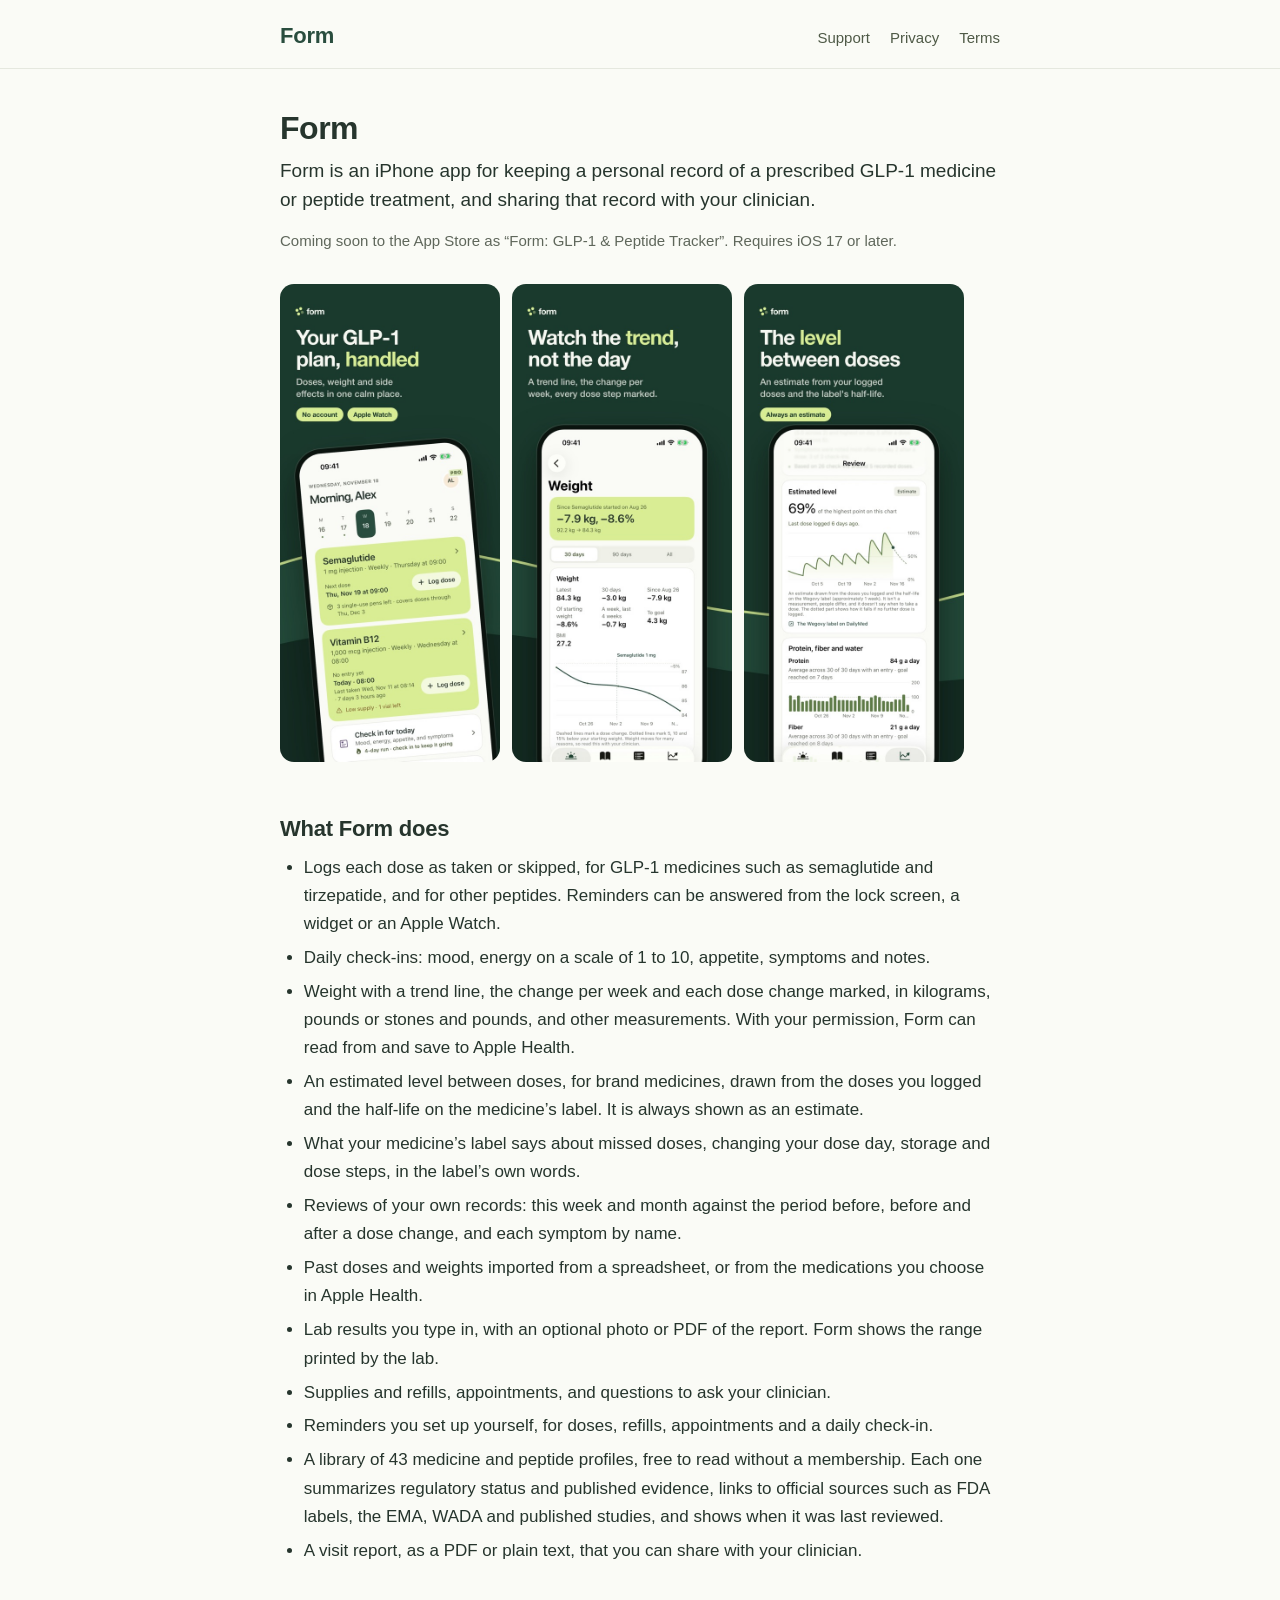
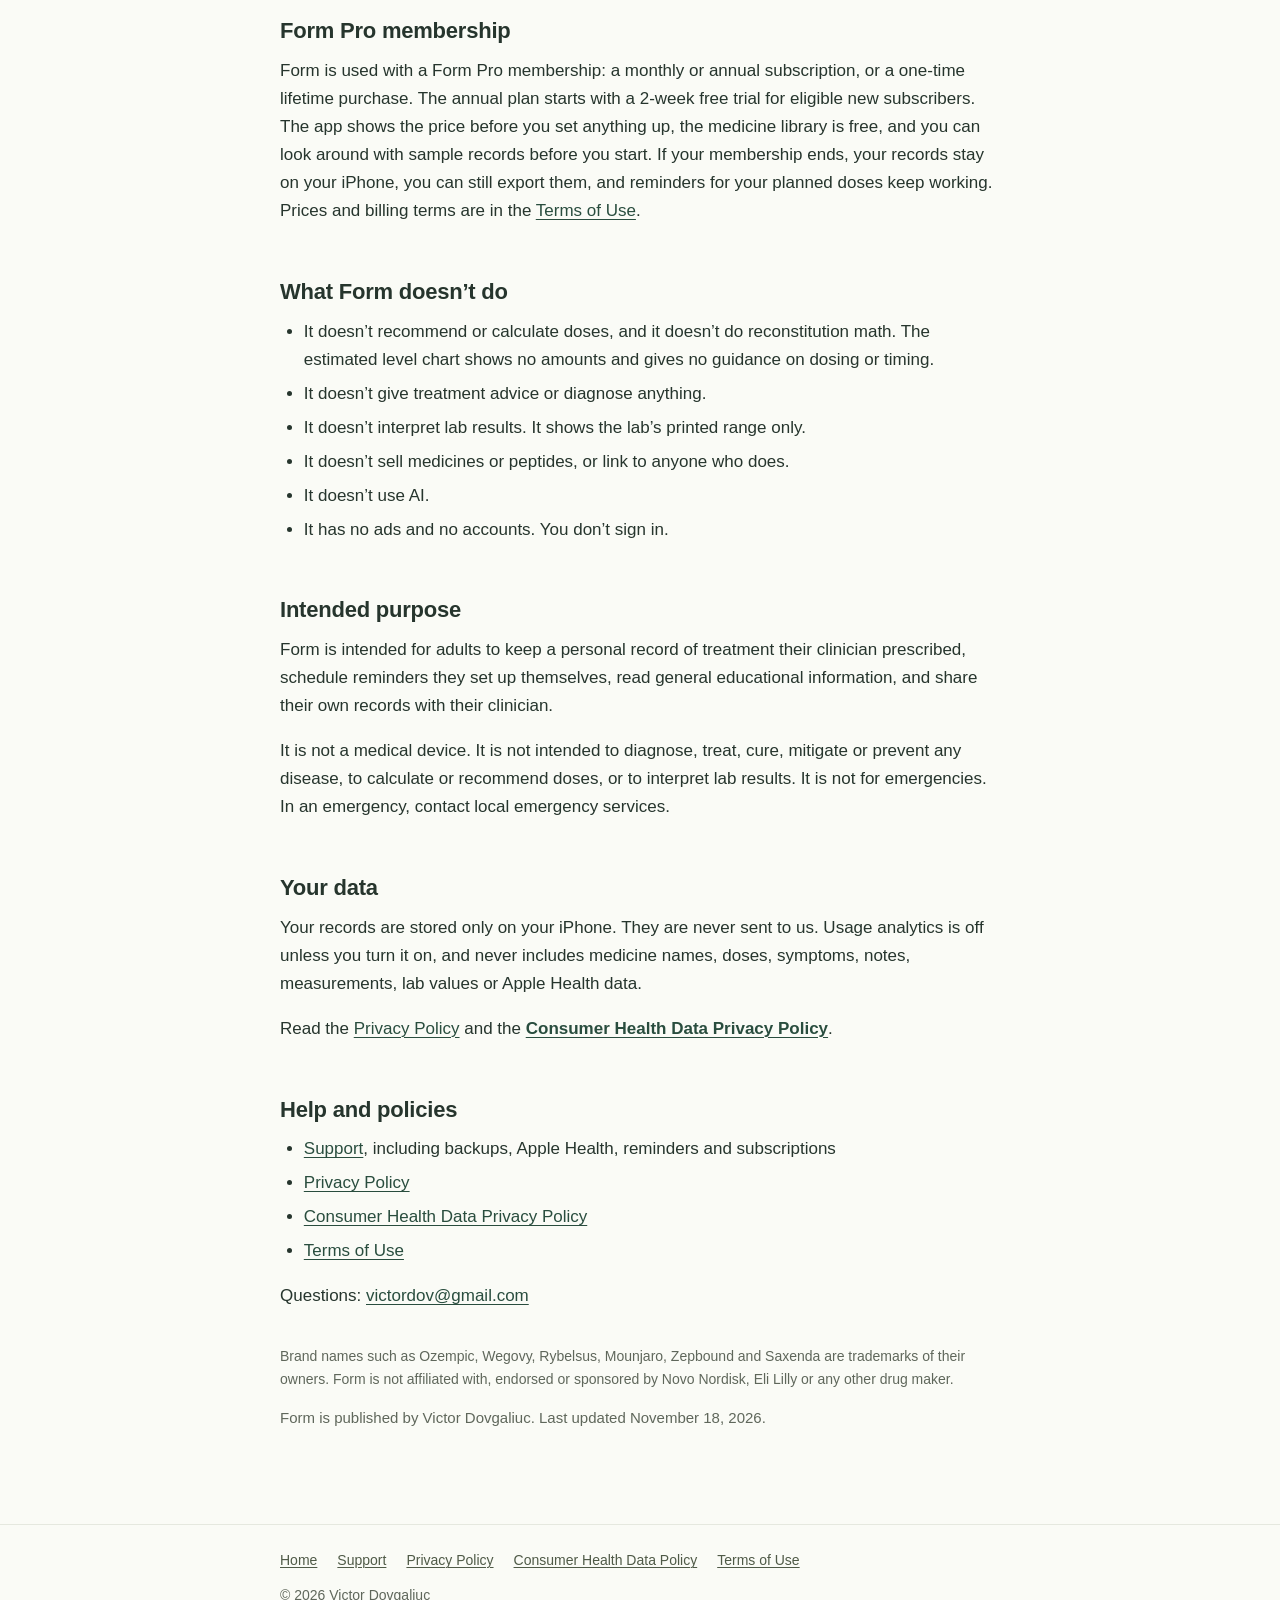
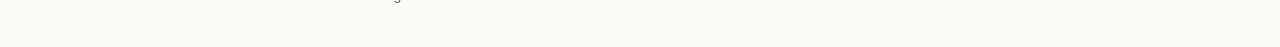
<file: index.html>
<!doctype html>
<html lang="en">
<head>
<meta charset="utf-8">
<meta name="viewport" content="width=device-width, initial-scale=1">
<title>Form: GLP-1 &amp; Peptide Tracker</title>
<meta name="description" content="Form is an iPhone app for keeping a personal record of a prescribed GLP-1 medicine or peptide treatment and sharing it with your clinician.">
<meta name="color-scheme" content="light dark">
<link rel="icon" href="data:,">
<link rel="stylesheet" href="style.css">
</head>
<body>
<a class="skip" href="#main">Skip to content</a>
<header class="site-header">
  <div class="wrap">
    <a class="wordmark" href="./" aria-current="page">Form</a>
    <nav class="site-nav" aria-label="Main">
      <ul>
        <li><a href="support/">Support</a></li>
        <li><a href="privacy/">Privacy</a></li>
        <li><a href="terms/">Terms</a></li>
      </ul>
    </nav>
  </div>
</header>

<main id="main" class="wrap">
  <h1>Form</h1>
  <p class="lede">Form is an iPhone app for keeping a personal record of a prescribed GLP-1 medicine or peptide treatment, and sharing that record with your clinician.</p>
  <p class="meta">Coming soon to the App Store as “Form: GLP-1 &amp; Peptide Tracker”. Requires iOS 17 or later.</p>

  <div class="shots">
    <img src="img/today.jpg" width="506" height="1100" alt="Your GLP-1 plan, handled: Form's Today screen with two medicine plans, the next dose and a Log dose button.">
    <img src="img/weight.jpg" width="506" height="1100" alt="Watch the trend, not the day: Form's Weight screen with the change since treatment started and a chart with a dose change marked.">
    <img src="img/level.jpg" width="506" height="1100" alt="The level between doses: Form's estimated level chart, a curve that rises after each logged dose, labelled as an estimate.">
  </div>

  <h2 id="what-form-does">What Form does</h2>
  <ul>
    <li>Logs each dose as taken or skipped, for GLP-1 medicines such as semaglutide and tirzepatide, and for other peptides. Reminders can be answered from the lock screen, a widget or an Apple Watch.</li>
    <li>Daily check-ins: mood, energy on a scale of 1 to 10, appetite, symptoms and notes.</li>
    <li>Weight with a trend line, the change per week and each dose change marked, in kilograms, pounds or stones and pounds, and other measurements. With your permission, Form can read from and save to Apple Health.</li>
    <li>An estimated level between doses, for brand medicines, drawn from the doses you logged and the half-life on the medicine’s label. It is always shown as an estimate.</li>
    <li>What your medicine’s label says about missed doses, changing your dose day, storage and dose steps, in the label’s own words.</li>
    <li>Reviews of your own records: this week and month against the period before, before and after a dose change, and each symptom by name.</li>
    <li>Past doses and weights imported from a spreadsheet, or from the medications you choose in Apple Health.</li>
    <li>Lab results you type in, with an optional photo or PDF of the report. Form shows the range printed by the lab.</li>
    <li>Supplies and refills, appointments, and questions to ask your clinician.</li>
    <li>Reminders you set up yourself, for doses, refills, appointments and a daily check-in.</li>
    <li>A library of 43 medicine and peptide profiles, free to read without a membership. Each one summarizes regulatory status and published evidence, links to official sources such as FDA labels, the EMA, WADA and published studies, and shows when it was last reviewed.</li>
    <li>A visit report, as a PDF or plain text, that you can share with your clinician.</li>
  </ul>

  <h2 id="free-and-pro">Form Pro membership</h2>
  <p>Form is used with a Form Pro membership: a monthly or annual subscription, or a one-time lifetime purchase. The annual plan starts with a 2-week free trial for eligible new subscribers. The app shows the price before you set anything up, the medicine library is free, and you can look around with sample records before you start. If your membership ends, your records stay on your iPhone, you can still export them, and reminders for your planned doses keep working. Prices and billing terms are in the <a href="terms/#subscriptions">Terms of Use</a>.</p>

  <h2 id="what-form-doesnt-do">What Form doesn’t do</h2>
  <ul>
    <li>It doesn’t recommend or calculate doses, and it doesn’t do reconstitution math. The estimated level chart shows no amounts and gives no guidance on dosing or timing.</li>
    <li>It doesn’t give treatment advice or diagnose anything.</li>
    <li>It doesn’t interpret lab results. It shows the lab’s printed range only.</li>
    <li>It doesn’t sell medicines or peptides, or link to anyone who does.</li>
    <li>It doesn’t use AI.</li>
    <li>It has no ads and no accounts. You don’t sign in.</li>
  </ul>

  <h2 id="intended-purpose">Intended purpose</h2>
  <p>Form is intended for adults to keep a personal record of treatment their clinician prescribed, schedule reminders they set up themselves, read general educational information, and share their own records with their clinician.</p>
  <p>It is not a medical device. It is not intended to diagnose, treat, cure, mitigate or prevent any disease, to calculate or recommend doses, or to interpret lab results. It is not for emergencies. In an emergency, contact local emergency services.</p>

  <h2 id="your-data">Your data</h2>
  <p>Your records are stored only on your iPhone. They are never sent to us. Usage analytics is off unless you turn it on, and never includes medicine names, doses, symptoms, notes, measurements, lab values or Apple Health data.</p>
  <p>Read the <a href="privacy/">Privacy Policy</a> and the <a href="health-data/"><strong>Consumer Health Data Privacy Policy</strong></a>.</p>

  <h2 id="help-and-policies">Help and policies</h2>
  <ul>
    <li><a href="support/">Support</a>, including backups, Apple Health, reminders and subscriptions</li>
    <li><a href="privacy/">Privacy Policy</a></li>
    <li><a href="health-data/">Consumer Health Data Privacy Policy</a></li>
    <li><a href="terms/">Terms of Use</a></li>
  </ul>
  <p>Questions: <a href="mailto:victordov@gmail.com">victordov@gmail.com</a></p>

  <p class="fine">Brand names such as Ozempic, Wegovy, Rybelsus, Mounjaro, Zepbound and Saxenda are trademarks of their owners. Form is not affiliated with, endorsed or sponsored by Novo Nordisk, Eli Lilly or any other drug maker.</p>
  <p class="meta">Form is published by Victor Dovgaliuc. Last updated November 18, 2026.</p>
</main>

<footer class="site-footer">
  <div class="wrap">
    <nav aria-label="Footer">
      <ul>
        <li><a href="./">Home</a></li>
        <li><a href="support/">Support</a></li>
        <li><a href="privacy/">Privacy Policy</a></li>
        <li><a href="health-data/">Consumer Health Data Policy</a></li>
        <li><a href="terms/">Terms of Use</a></li>
      </ul>
    </nav>
    <p>© 2026 Victor Dovgaliuc</p>
  </div>
</footer>
</body>
</html>
</file>
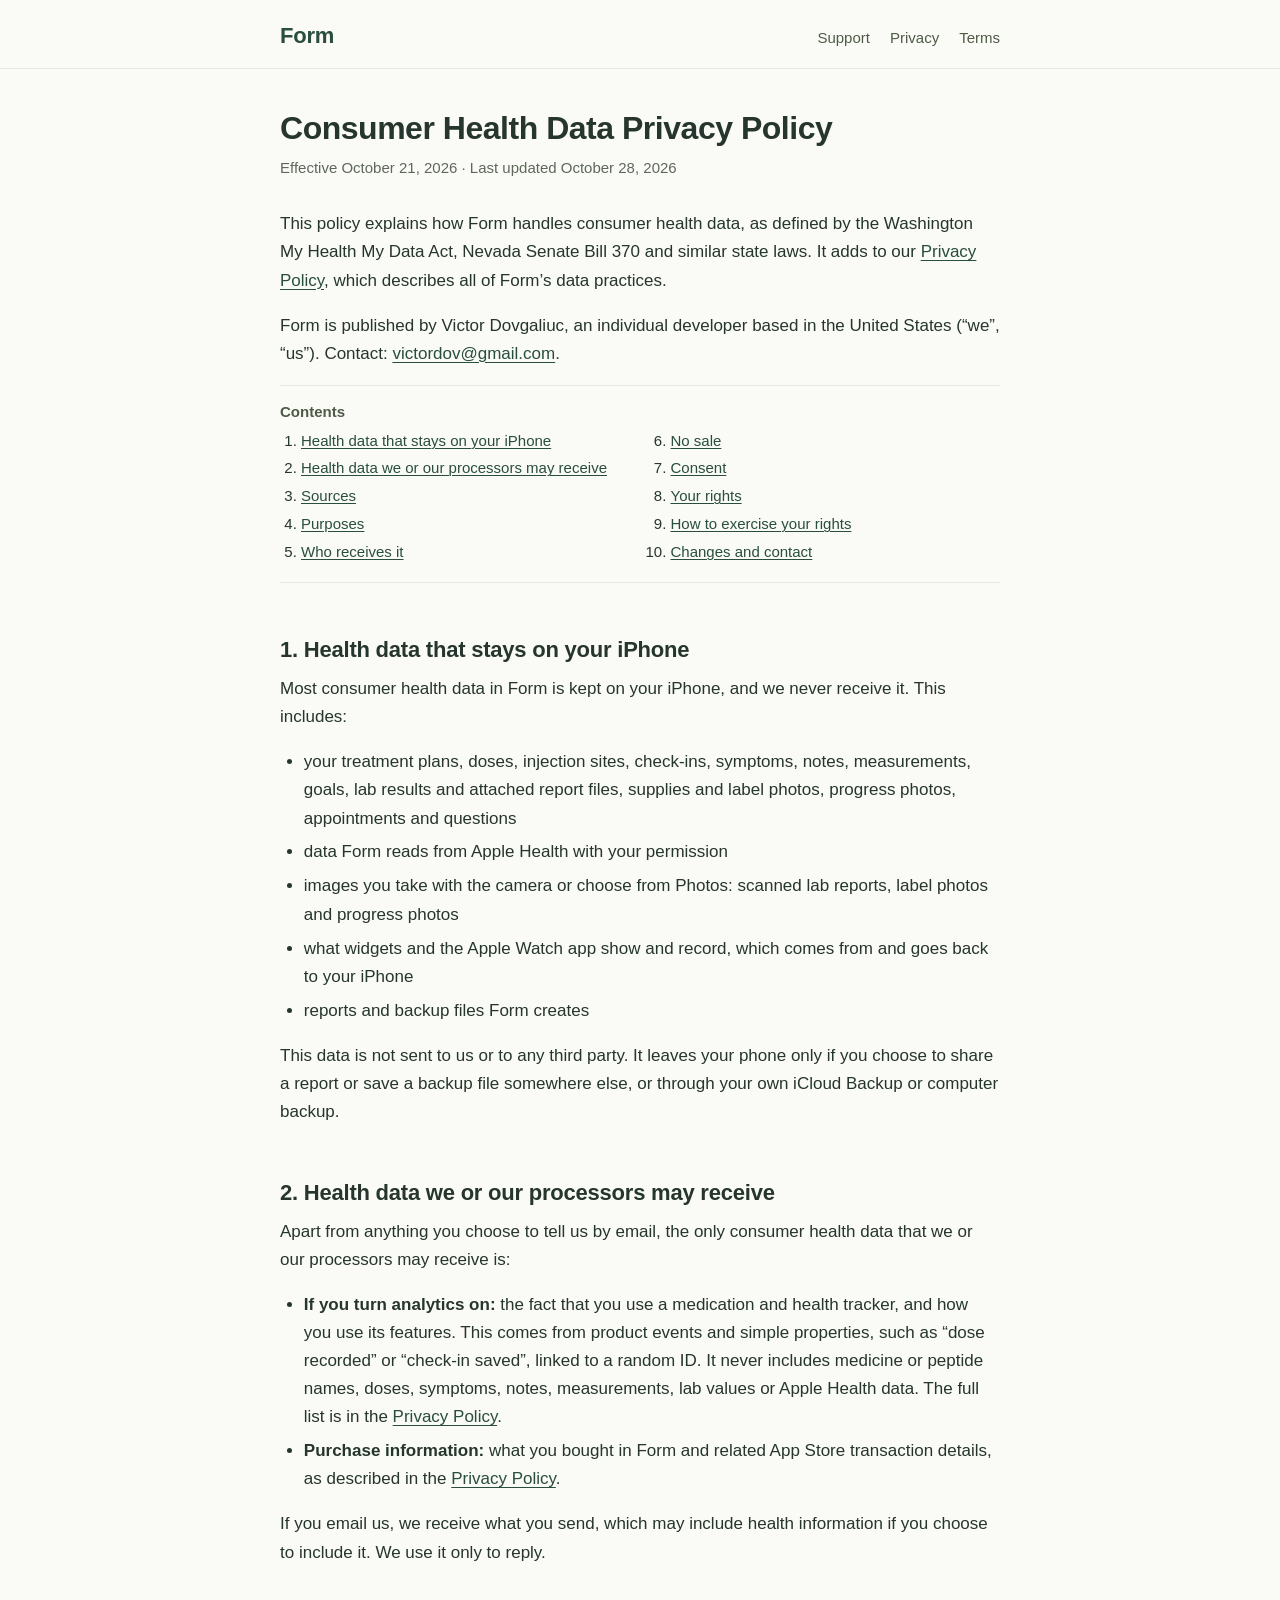
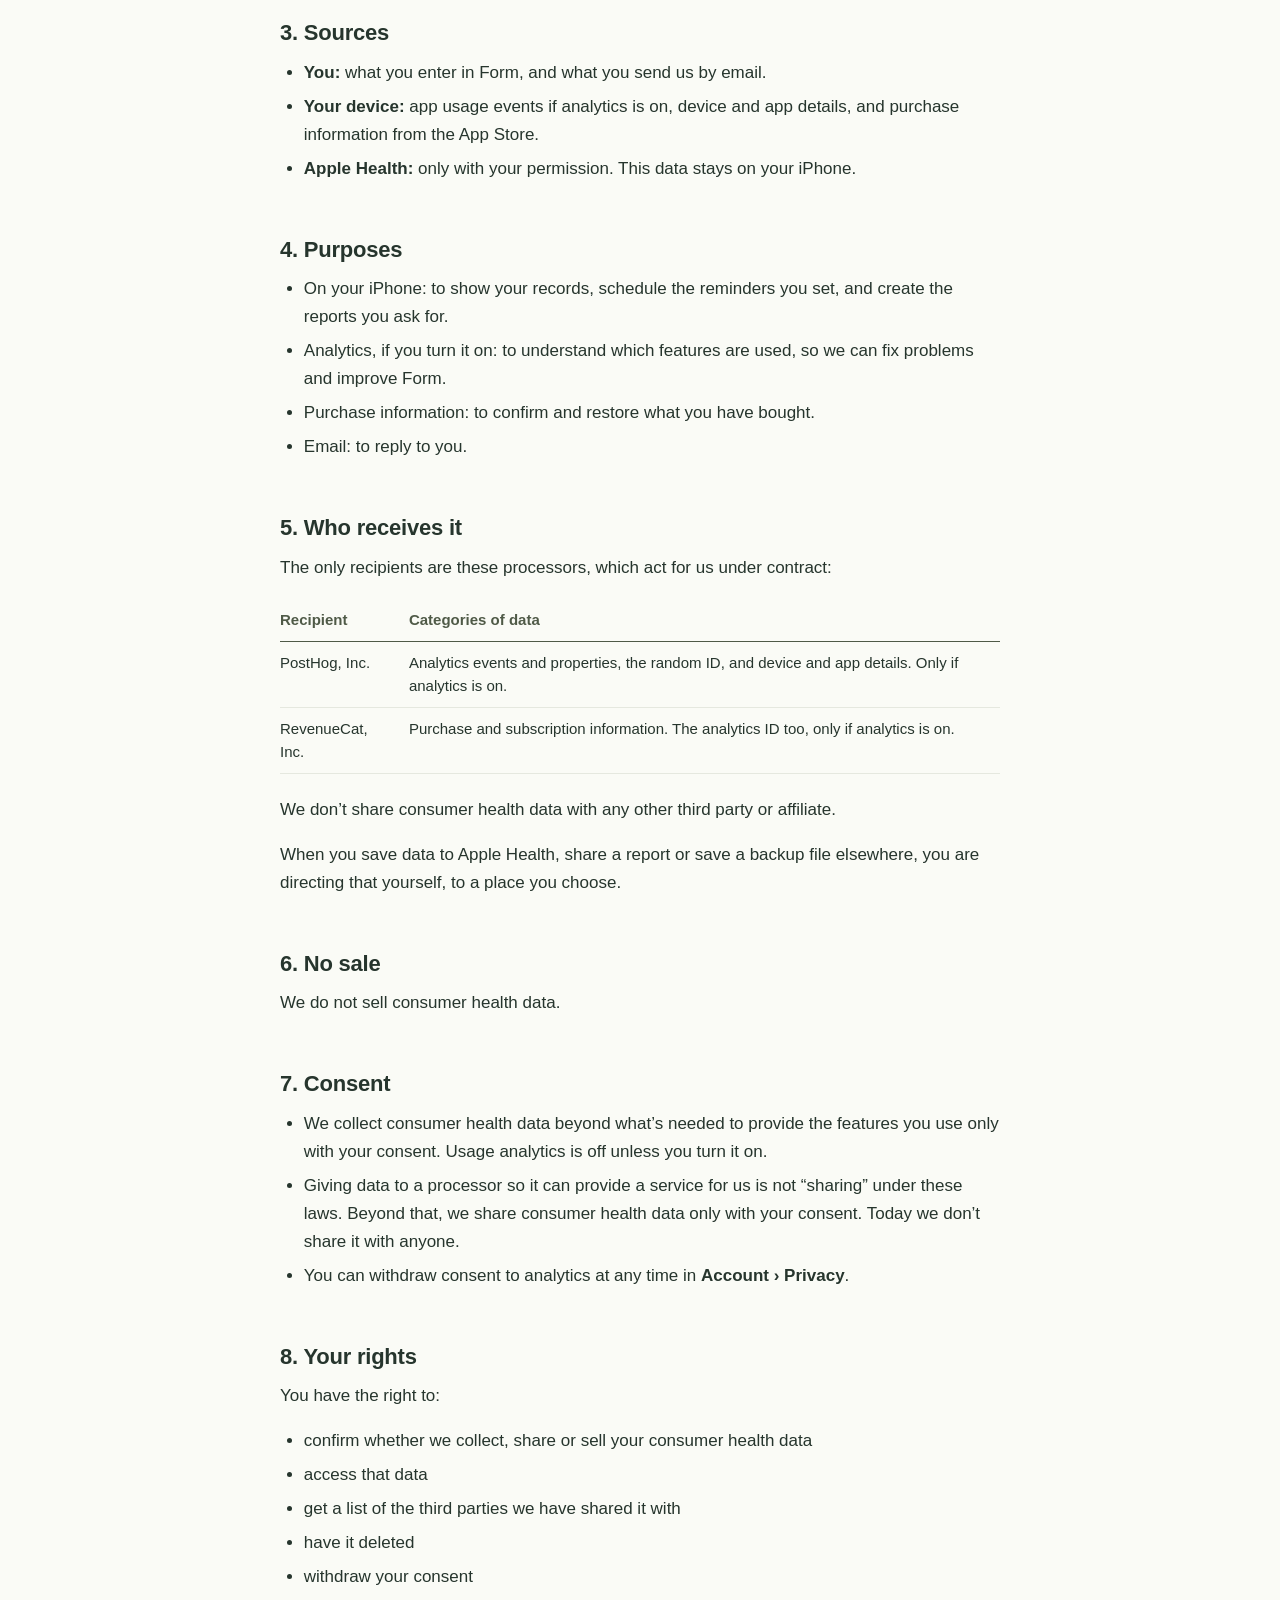
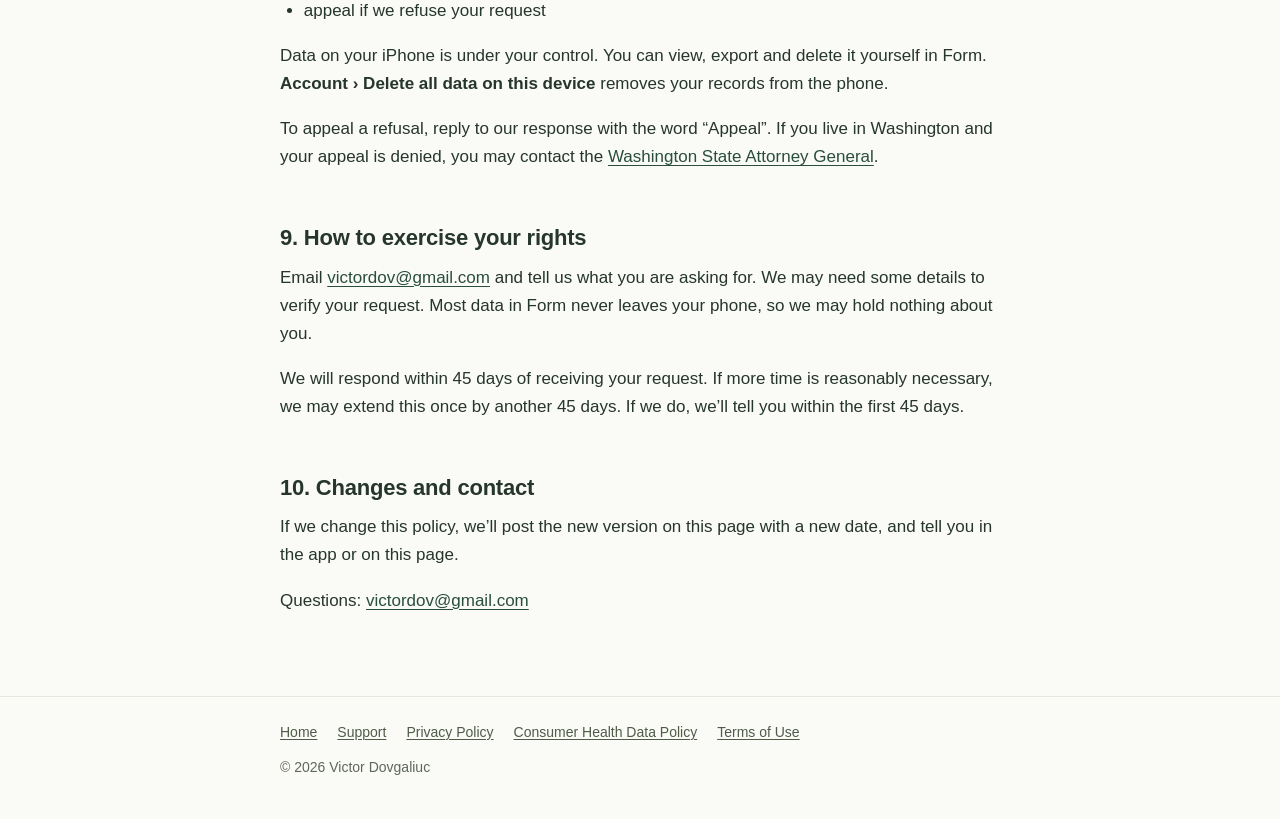
<file: health-data/index.html>
<!doctype html>
<html lang="en">
<head>
<meta charset="utf-8">
<meta name="viewport" content="width=device-width, initial-scale=1">
<title>Consumer Health Data Privacy Policy · Form</title>
<meta name="description" content="How Form handles consumer health data under the Washington My Health My Data Act, Nevada SB 370 and similar laws, and how to exercise your rights.">
<meta name="color-scheme" content="light dark">
<link rel="icon" href="data:,">
<link rel="stylesheet" href="../style.css">
</head>
<body>
<a class="skip" href="#main">Skip to content</a>
<header class="site-header">
  <div class="wrap">
    <a class="wordmark" href="../">Form</a>
    <nav class="site-nav" aria-label="Main">
      <ul>
        <li><a href="../support/">Support</a></li>
        <li><a href="../privacy/">Privacy</a></li>
        <li><a href="../terms/">Terms</a></li>
      </ul>
    </nav>
  </div>
</header>

<main id="main" class="wrap">
  <h1>Consumer Health Data Privacy Policy</h1>
  <p class="meta">Effective October 21, 2026 · Last updated October 28, 2026</p>

  <p>This policy explains how Form handles consumer health data, as defined by the Washington My Health My Data Act, Nevada Senate Bill 370 and similar state laws. It adds to our <a href="../privacy/">Privacy Policy</a>, which describes all of Form’s data practices.</p>
  <p>Form is published by Victor Dovgaliuc, an individual developer based in the United States (“we”, “us”). Contact: <a href="mailto:victordov@gmail.com">victordov@gmail.com</a>.</p>

  <nav class="toc" aria-labelledby="contents">
    <h2 id="contents">Contents</h2>
    <ol>
      <li><a href="#on-your-iphone">Health data that stays on your iPhone</a></li>
      <li><a href="#what-we-receive">Health data we or our processors may receive</a></li>
      <li><a href="#sources">Sources</a></li>
      <li><a href="#purposes">Purposes</a></li>
      <li><a href="#recipients">Who receives it</a></li>
      <li><a href="#no-sale">No sale</a></li>
      <li><a href="#consent">Consent</a></li>
      <li><a href="#rights">Your rights</a></li>
      <li><a href="#how-to">How to exercise your rights</a></li>
      <li><a href="#changes">Changes and contact</a></li>
    </ol>
  </nav>

  <h2 id="on-your-iphone">1. Health data that stays on your iPhone</h2>
  <p>Most consumer health data in Form is kept on your iPhone, and we never receive it. This includes:</p>
  <ul>
    <li>your treatment plans, doses, injection sites, check-ins, symptoms, notes, measurements, goals, lab results and attached report files, supplies and label photos, progress photos, appointments and questions</li>
    <li>data Form reads from Apple Health with your permission</li>
    <li>images you take with the camera or choose from Photos: scanned lab reports, label photos and progress photos</li>
    <li>what widgets and the Apple Watch app show and record, which comes from and goes back to your iPhone</li>
    <li>reports and backup files Form creates</li>
  </ul>
  <p>This data is not sent to us or to any third party. It leaves your phone only if you choose to share a report or save a backup file somewhere else, or through your own iCloud Backup or computer backup.</p>

  <h2 id="what-we-receive">2. Health data we or our processors may receive</h2>
  <p>Apart from anything you choose to tell us by email, the only consumer health data that we or our processors may receive is:</p>
  <ul>
    <li><strong>If you turn analytics on:</strong> the fact that you use a medication and health tracker, and how you use its features. This comes from product events and simple properties, such as “dose recorded” or “check-in saved”, linked to a random ID. It never includes medicine or peptide names, doses, symptoms, notes, measurements, lab values or Apple Health data. The full list is in the <a href="../privacy/#analytics">Privacy Policy</a>.</li>
    <li><strong>Purchase information:</strong> what you bought in Form and related App Store transaction details, as described in the <a href="../privacy/#purchases">Privacy Policy</a>.</li>
  </ul>
  <p>If you email us, we receive what you send, which may include health information if you choose to include it. We use it only to reply.</p>

  <h2 id="sources">3. Sources</h2>
  <ul>
    <li><strong>You:</strong> what you enter in Form, and what you send us by email.</li>
    <li><strong>Your device:</strong> app usage events if analytics is on, device and app details, and purchase information from the App Store.</li>
    <li><strong>Apple Health:</strong> only with your permission. This data stays on your iPhone.</li>
  </ul>

  <h2 id="purposes">4. Purposes</h2>
  <ul>
    <li>On your iPhone: to show your records, schedule the reminders you set, and create the reports you ask for.</li>
    <li>Analytics, if you turn it on: to understand which features are used, so we can fix problems and improve Form.</li>
    <li>Purchase information: to confirm and restore what you have bought.</li>
    <li>Email: to reply to you.</li>
  </ul>

  <h2 id="recipients">5. Who receives it</h2>
  <p>The only recipients are these processors, which act for us under contract:</p>
  <div class="table-wrap">
    <table>
      <thead>
        <tr>
          <th scope="col">Recipient</th>
          <th scope="col">Categories of data</th>
        </tr>
      </thead>
      <tbody>
        <tr>
          <td>PostHog, Inc.</td>
          <td>Analytics events and properties, the random ID, and device and app details. Only if analytics is on.</td>
        </tr>
        <tr>
          <td>RevenueCat, Inc.</td>
          <td>Purchase and subscription information. The analytics ID too, only if analytics is on.</td>
        </tr>
      </tbody>
    </table>
  </div>
  <p>We don’t share consumer health data with any other third party or affiliate.</p>
  <p>When you save data to Apple Health, share a report or save a backup file elsewhere, you are directing that yourself, to a place you choose.</p>

  <h2 id="no-sale">6. No sale</h2>
  <p>We do not sell consumer health data.</p>

  <h2 id="consent">7. Consent</h2>
  <ul>
    <li>We collect consumer health data beyond what’s needed to provide the features you use only with your consent. Usage analytics is off unless you turn it on.</li>
    <li>Giving data to a processor so it can provide a service for us is not “sharing” under these laws. Beyond that, we share consumer health data only with your consent. Today we don’t share it with anyone.</li>
    <li>You can withdraw consent to analytics at any time in <span class="ui">Account › Privacy</span>.</li>
  </ul>

  <h2 id="rights">8. Your rights</h2>
  <p>You have the right to:</p>
  <ul>
    <li>confirm whether we collect, share or sell your consumer health data</li>
    <li>access that data</li>
    <li>get a list of the third parties we have shared it with</li>
    <li>have it deleted</li>
    <li>withdraw your consent</li>
    <li>appeal if we refuse your request</li>
  </ul>
  <p>Data on your iPhone is under your control. You can view, export and delete it yourself in Form. <span class="ui">Account › Delete all data on this device</span> removes your records from the phone.</p>
  <p>To appeal a refusal, reply to our response with the word “Appeal”. If you live in Washington and your appeal is denied, you may contact the <a href="https://www.atg.wa.gov/">Washington State Attorney General</a>.</p>

  <h2 id="how-to">9. How to exercise your rights</h2>
  <p>Email <a href="mailto:victordov@gmail.com">victordov@gmail.com</a> and tell us what you are asking for. We may need some details to verify your request. Most data in Form never leaves your phone, so we may hold nothing about you.</p>
  <p>We will respond within 45 days of receiving your request. If more time is reasonably necessary, we may extend this once by another 45 days. If we do, we’ll tell you within the first 45 days.</p>

  <h2 id="changes">10. Changes and contact</h2>
  <p>If we change this policy, we’ll post the new version on this page with a new date, and tell you in the app or on this page.</p>
  <p>Questions: <a href="mailto:victordov@gmail.com">victordov@gmail.com</a></p>
</main>

<footer class="site-footer">
  <div class="wrap">
    <nav aria-label="Footer">
      <ul>
        <li><a href="../">Home</a></li>
        <li><a href="../support/">Support</a></li>
        <li><a href="../privacy/">Privacy Policy</a></li>
        <li><a href="./" aria-current="page">Consumer Health Data Policy</a></li>
        <li><a href="../terms/">Terms of Use</a></li>
      </ul>
    </nav>
    <p>© 2026 Victor Dovgaliuc</p>
  </div>
</footer>
</body>
</html>
</file>
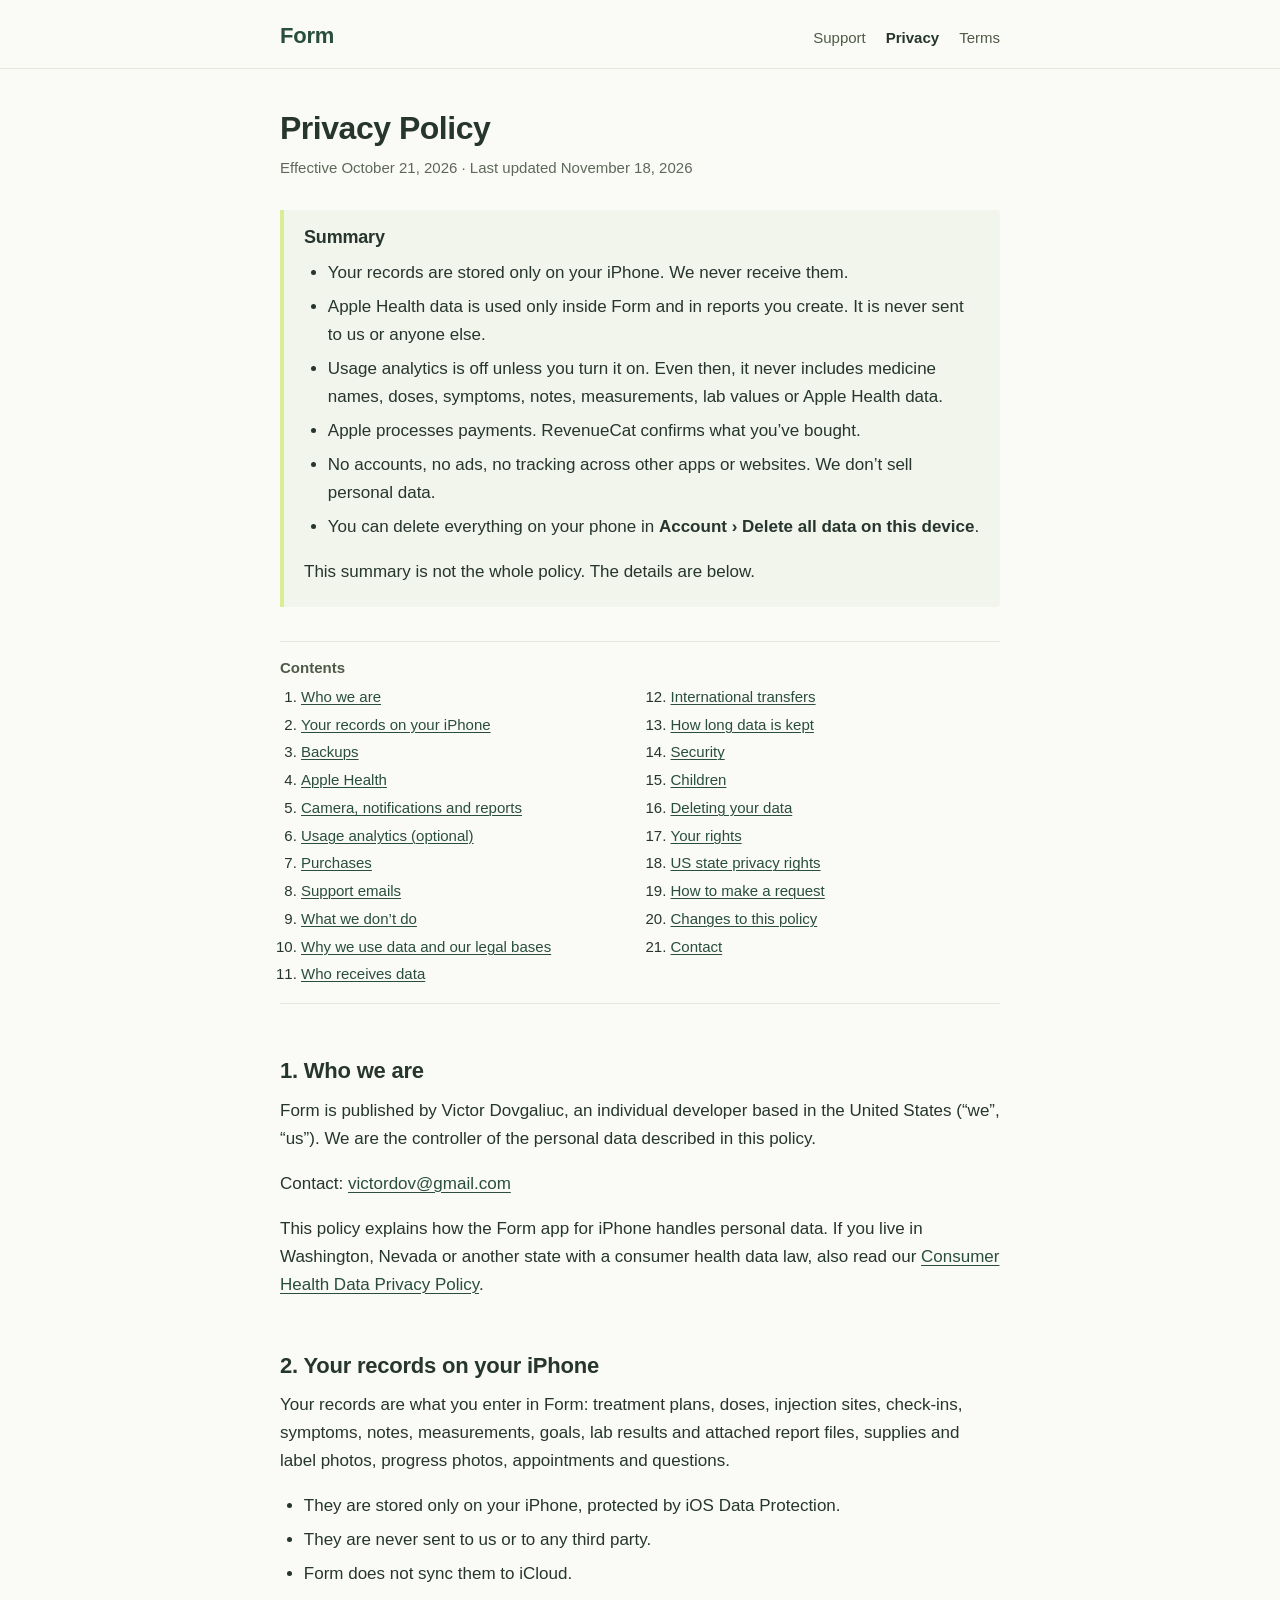
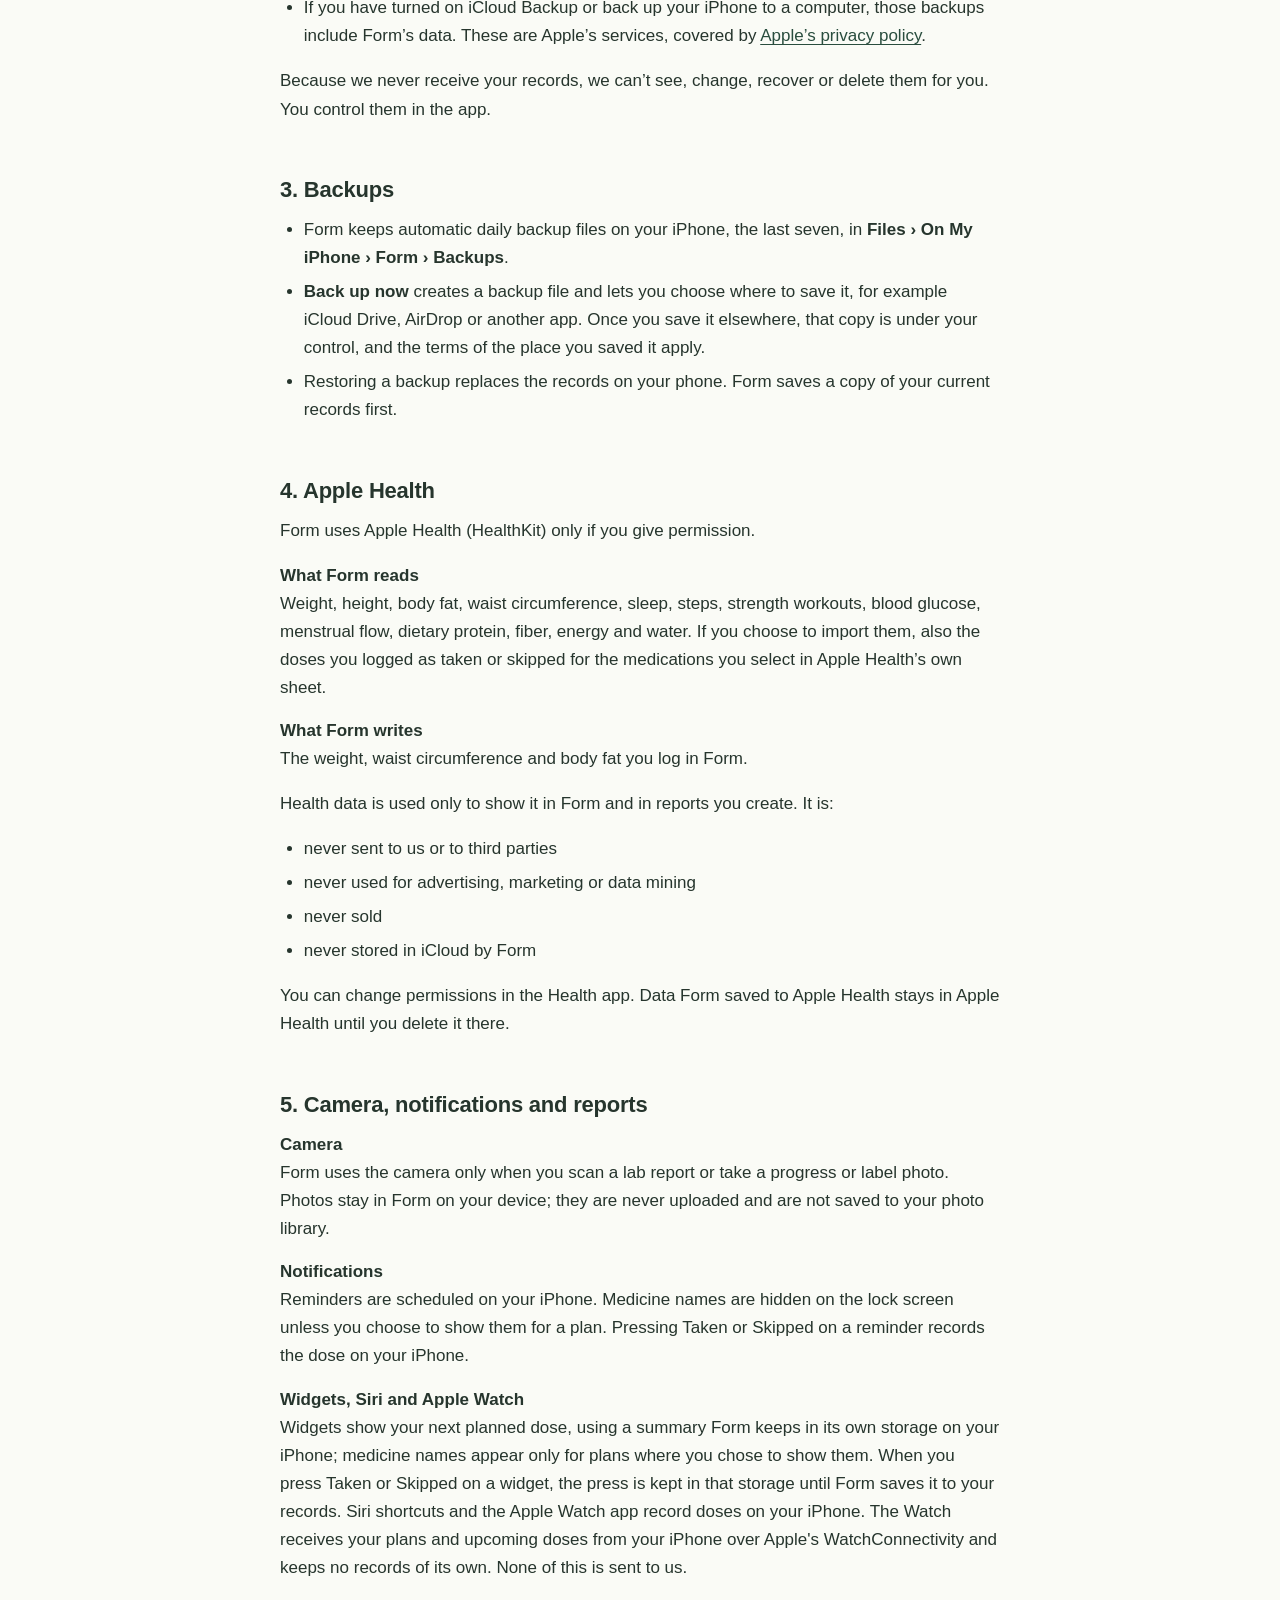
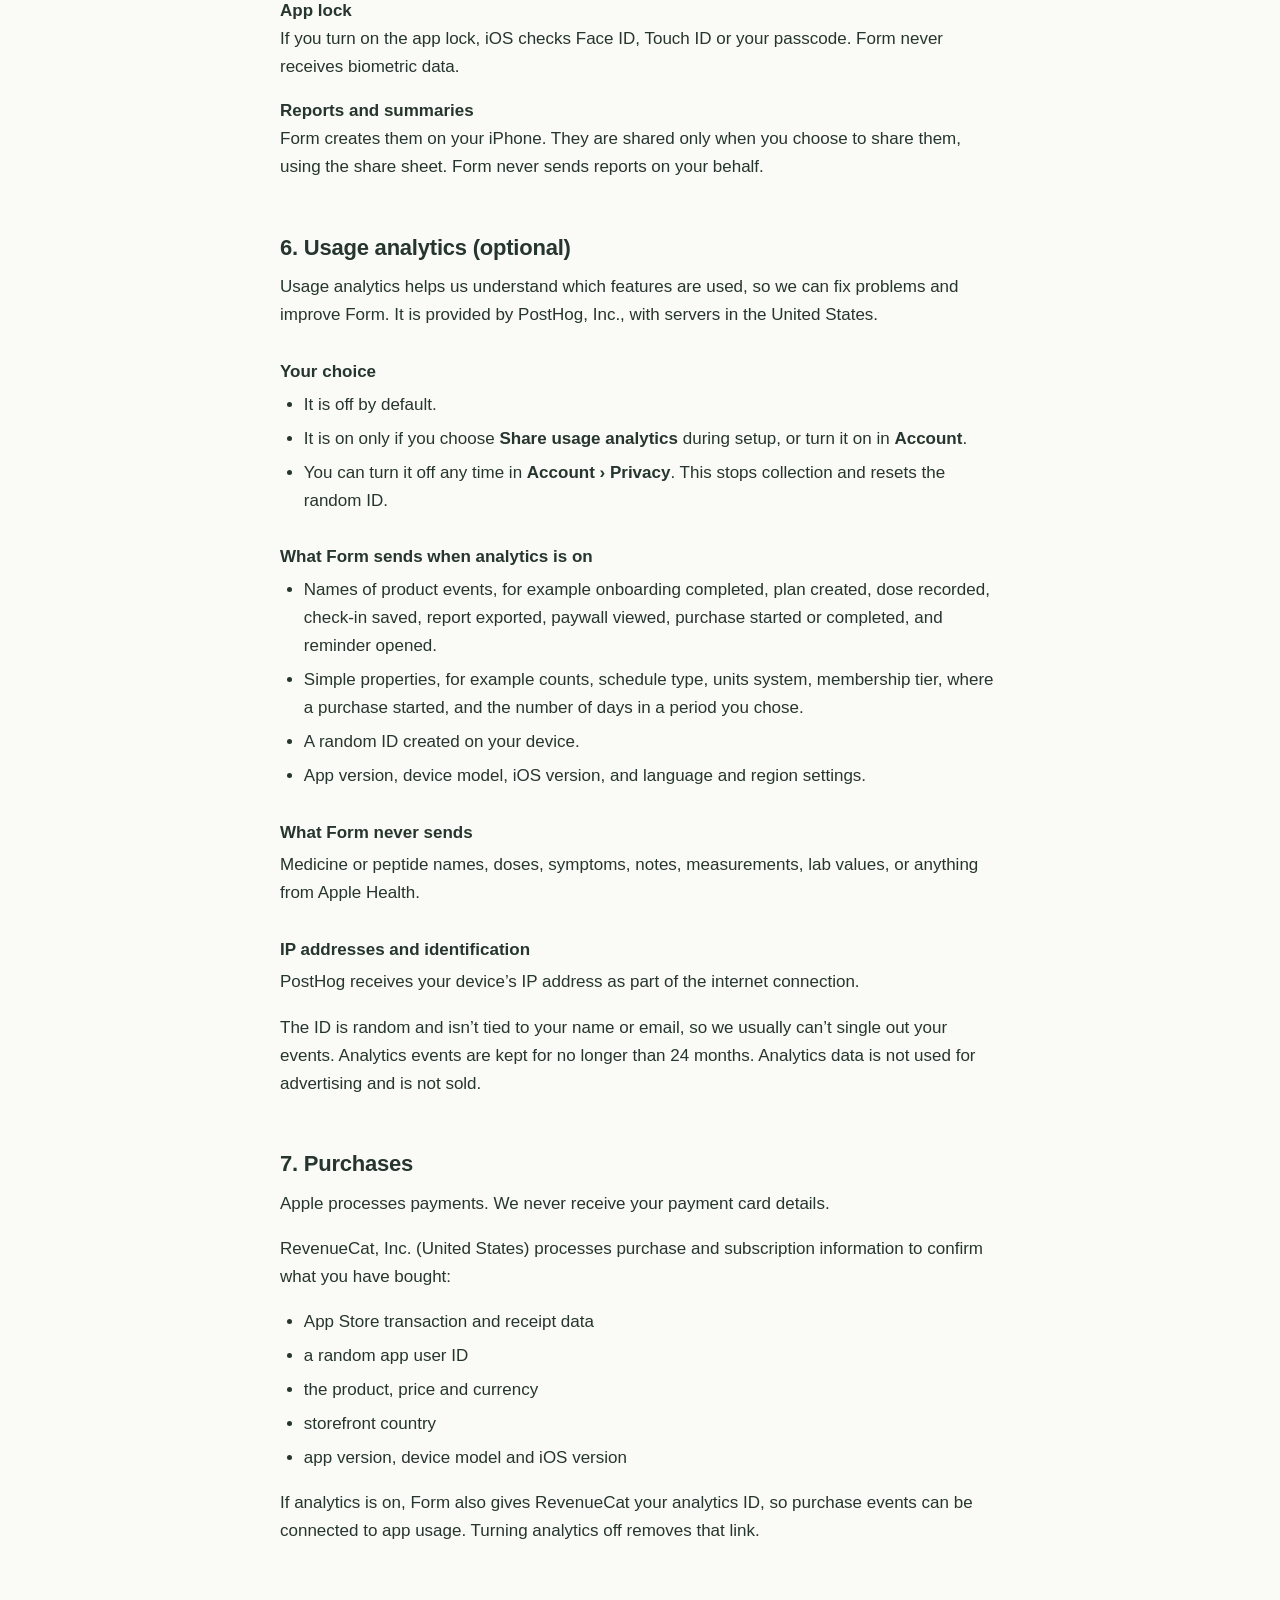
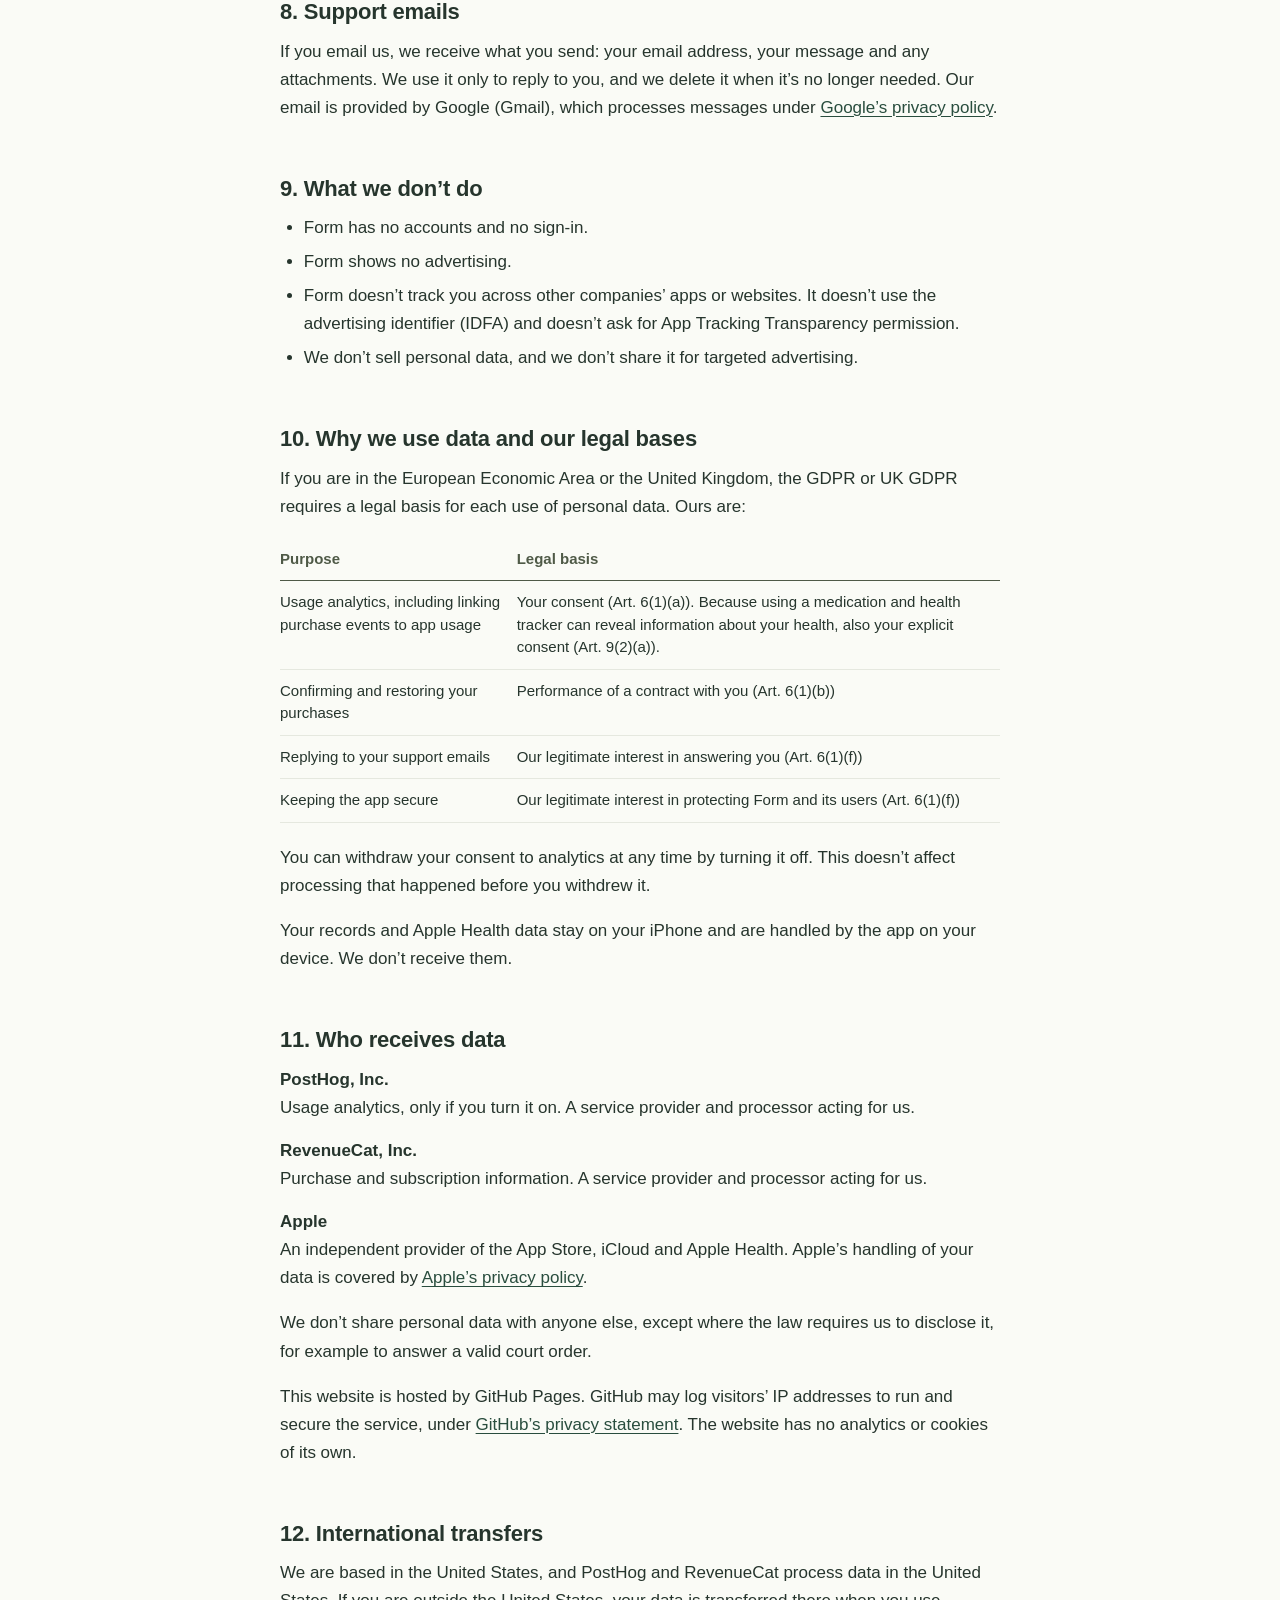
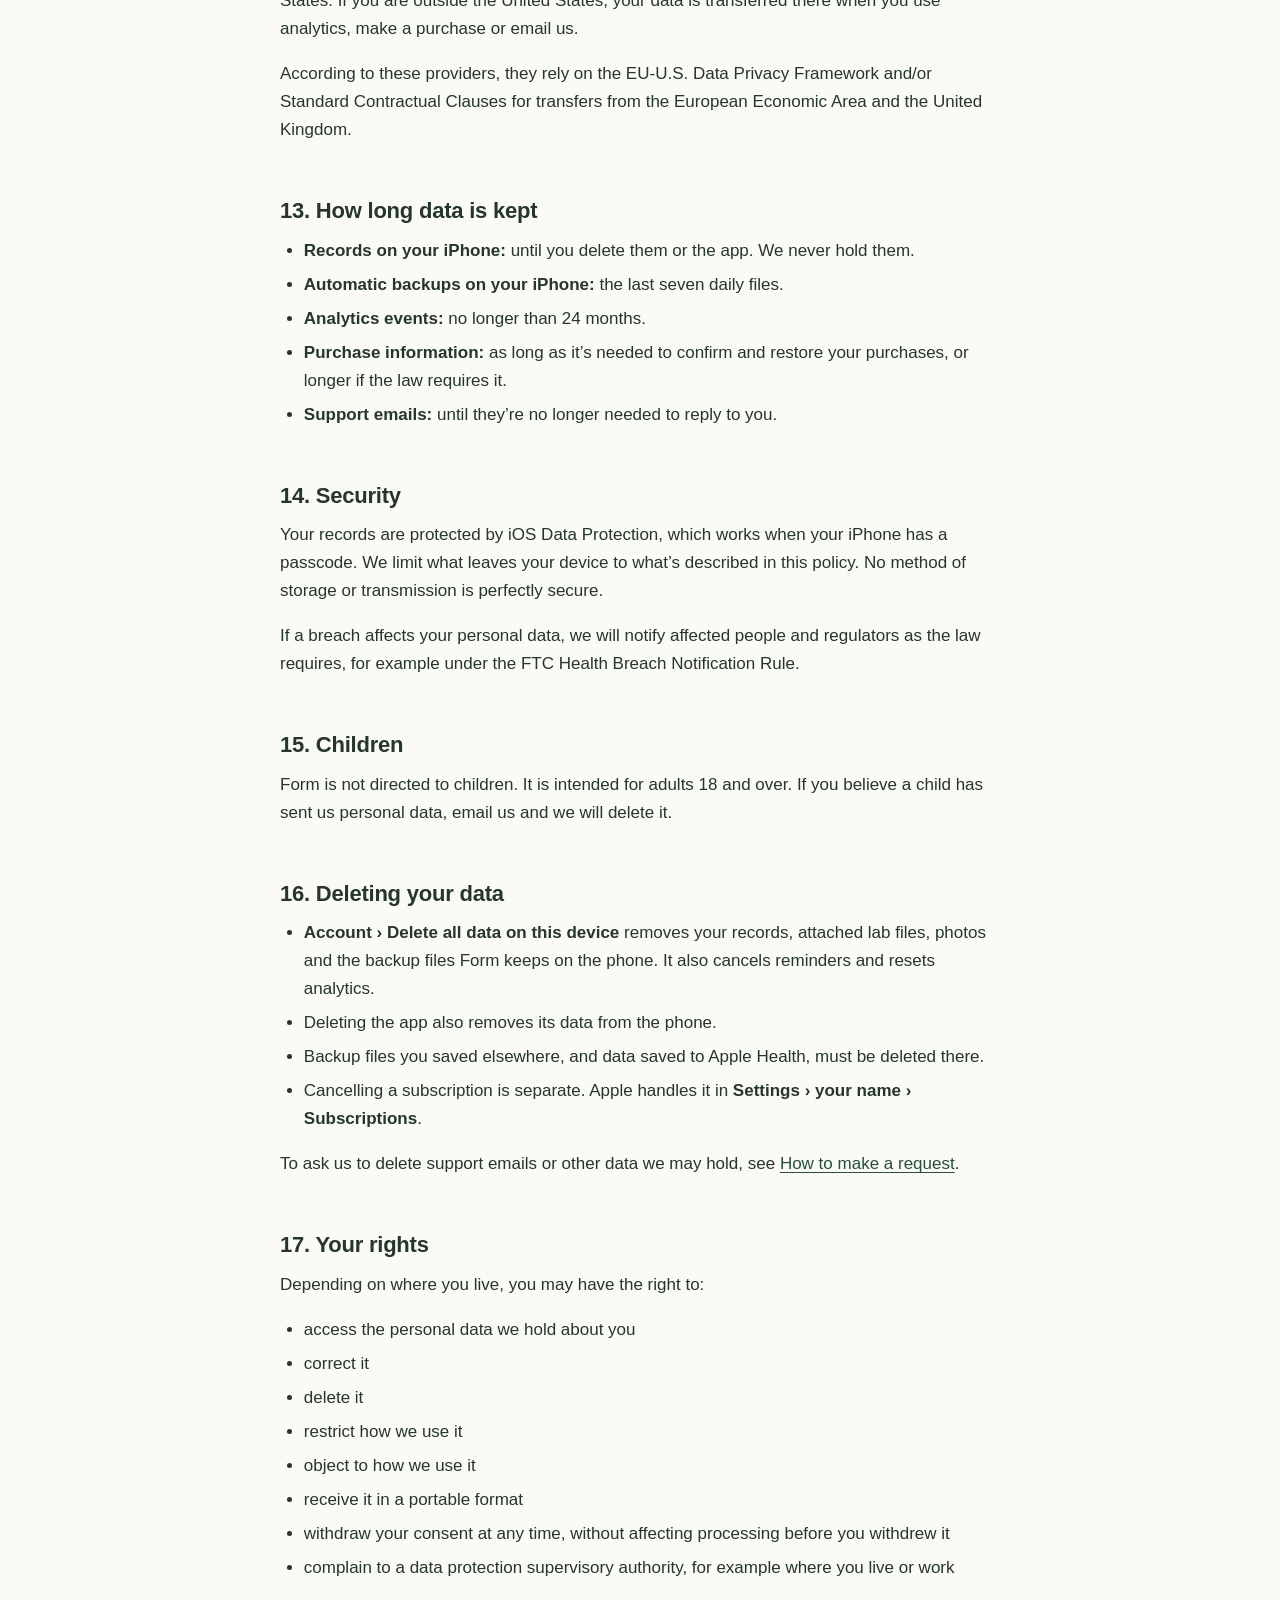
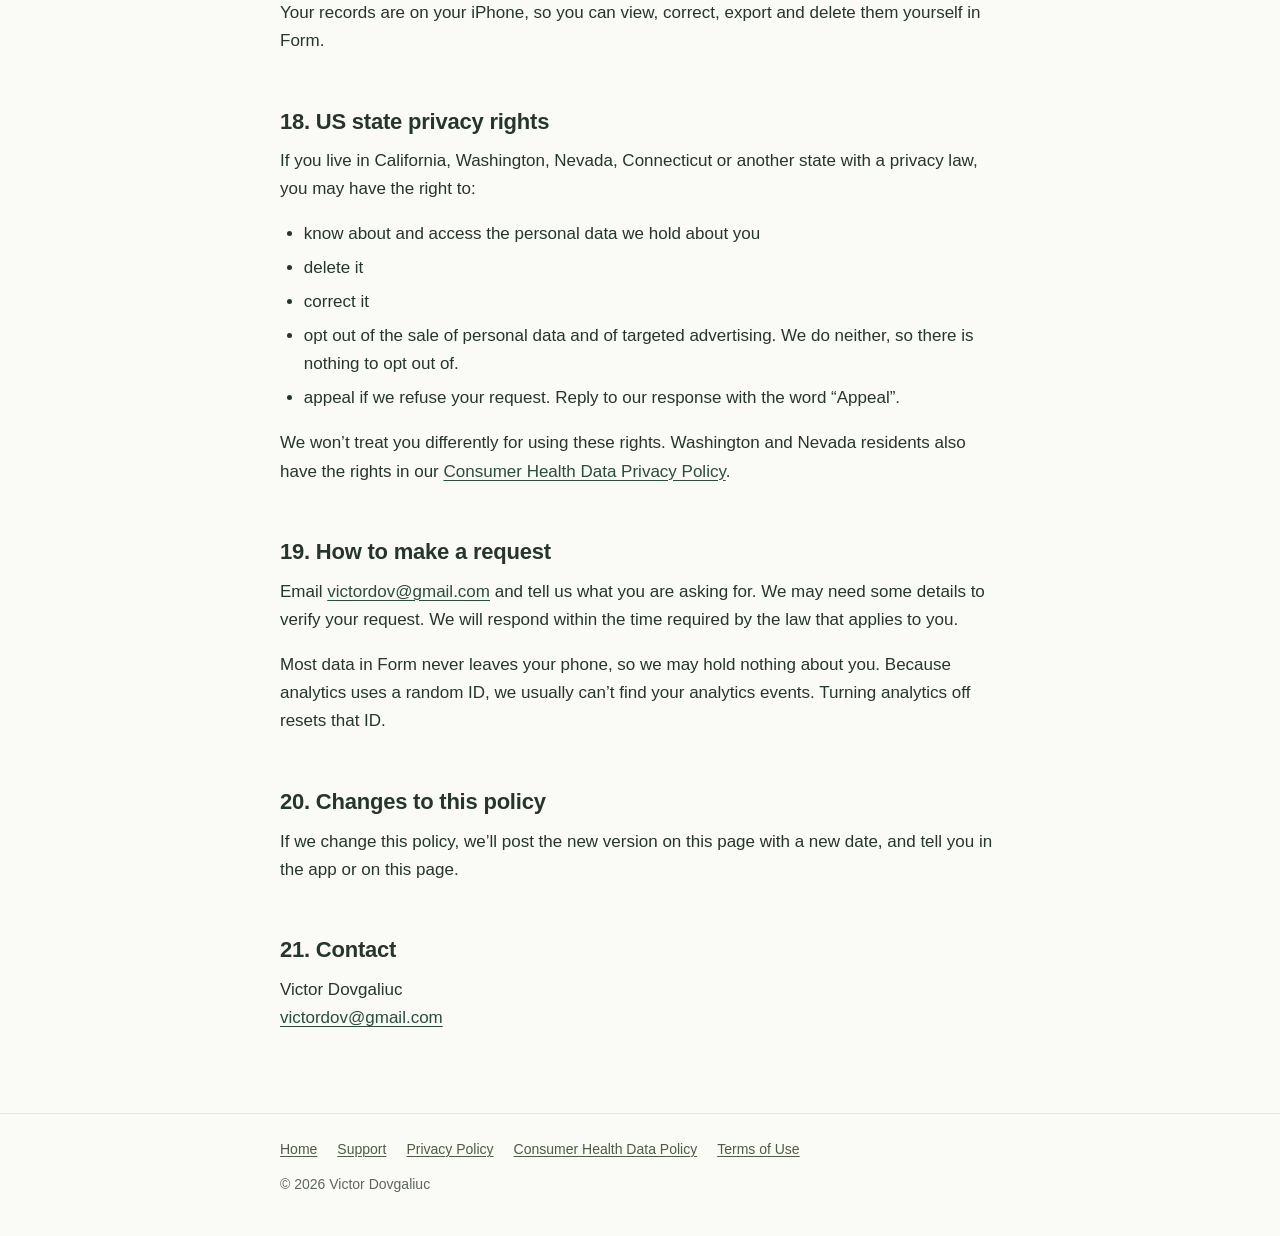
<file: privacy/index.html>
<!doctype html>
<html lang="en">
<head>
<meta charset="utf-8">
<meta name="viewport" content="width=device-width, initial-scale=1">
<title>Privacy Policy · Form</title>
<meta name="description" content="How Form for iPhone handles personal data: records stay on your iPhone, Apple Health data is never sent to us, and usage analytics is off unless you turn it on.">
<meta name="color-scheme" content="light dark">
<link rel="icon" href="data:,">
<link rel="stylesheet" href="../style.css">
</head>
<body>
<a class="skip" href="#main">Skip to content</a>
<header class="site-header">
  <div class="wrap">
    <a class="wordmark" href="../">Form</a>
    <nav class="site-nav" aria-label="Main">
      <ul>
        <li><a href="../support/">Support</a></li>
        <li><a href="./" aria-current="page">Privacy</a></li>
        <li><a href="../terms/">Terms</a></li>
      </ul>
    </nav>
  </div>
</header>

<main id="main" class="wrap">
  <h1>Privacy Policy</h1>
  <p class="meta">Effective October 21, 2026 · Last updated November 18, 2026</p>

  <section class="summary" aria-labelledby="summary">
    <h2 id="summary">Summary</h2>
    <ul>
      <li>Your records are stored only on your iPhone. We never receive them.</li>
      <li>Apple Health data is used only inside Form and in reports you create. It is never sent to us or anyone else.</li>
      <li>Usage analytics is off unless you turn it on. Even then, it never includes medicine names, doses, symptoms, notes, measurements, lab values or Apple Health data.</li>
      <li>Apple processes payments. RevenueCat confirms what you’ve bought.</li>
      <li>No accounts, no ads, no tracking across other apps or websites. We don’t sell personal data.</li>
      <li>You can delete everything on your phone in <span class="ui">Account › Delete all data on this device</span>.</li>
    </ul>
    <p>This summary is not the whole policy. The details are below.</p>
  </section>

  <nav class="toc" aria-labelledby="contents">
    <h2 id="contents">Contents</h2>
    <ol>
      <li><a href="#who-we-are">Who we are</a></li>
      <li><a href="#records">Your records on your iPhone</a></li>
      <li><a href="#backups">Backups</a></li>
      <li><a href="#apple-health">Apple Health</a></li>
      <li><a href="#camera-notifications-reports">Camera, notifications and reports</a></li>
      <li><a href="#analytics">Usage analytics (optional)</a></li>
      <li><a href="#purchases">Purchases</a></li>
      <li><a href="#support-emails">Support emails</a></li>
      <li><a href="#what-we-dont-do">What we don’t do</a></li>
      <li><a href="#legal-bases">Why we use data and our legal bases</a></li>
      <li><a href="#recipients">Who receives data</a></li>
      <li><a href="#transfers">International transfers</a></li>
      <li><a href="#retention">How long data is kept</a></li>
      <li><a href="#security">Security</a></li>
      <li><a href="#children">Children</a></li>
      <li><a href="#deleting">Deleting your data</a></li>
      <li><a href="#your-rights">Your rights</a></li>
      <li><a href="#us-state-rights">US state privacy rights</a></li>
      <li><a href="#requests">How to make a request</a></li>
      <li><a href="#changes">Changes to this policy</a></li>
      <li><a href="#contact">Contact</a></li>
    </ol>
  </nav>

  <h2 id="who-we-are">1. Who we are</h2>
  <p>Form is published by Victor Dovgaliuc, an individual developer based in the United States (“we”, “us”). We are the controller of the personal data described in this policy.</p>
  <p>Contact: <a href="mailto:victordov@gmail.com">victordov@gmail.com</a></p>
  <p>This policy explains how the Form app for iPhone handles personal data. If you live in Washington, Nevada or another state with a consumer health data law, also read our <a href="../health-data/">Consumer Health Data Privacy Policy</a>.</p>

  <h2 id="records">2. Your records on your iPhone</h2>
  <p>Your records are what you enter in Form: treatment plans, doses, injection sites, check-ins, symptoms, notes, measurements, goals, lab results and attached report files, supplies and label photos, progress photos, appointments and questions.</p>
  <ul>
    <li>They are stored only on your iPhone, protected by iOS Data Protection.</li>
    <li>They are never sent to us or to any third party.</li>
    <li>Form does not sync them to iCloud.</li>
    <li>If you have turned on iCloud Backup or back up your iPhone to a computer, those backups include Form’s data. These are Apple’s services, covered by <a href="https://www.apple.com/legal/privacy/">Apple’s privacy policy</a>.</li>
  </ul>
  <p>Because we never receive your records, we can’t see, change, recover or delete them for you. You control them in the app.</p>

  <h2 id="backups">3. Backups</h2>
  <ul>
    <li>Form keeps automatic daily backup files on your iPhone, the last seven, in <span class="ui">Files › On My iPhone › Form › Backups</span>.</li>
    <li><span class="ui">Back up now</span> creates a backup file and lets you choose where to save it, for example iCloud Drive, AirDrop or another app. Once you save it elsewhere, that copy is under your control, and the terms of the place you saved it apply.</li>
    <li>Restoring a backup replaces the records on your phone. Form saves a copy of your current records first.</li>
  </ul>

  <h2 id="apple-health">4. Apple Health</h2>
  <p>Form uses Apple Health (HealthKit) only if you give permission.</p>
  <dl class="facts">
    <dt>What Form reads</dt>
    <dd>Weight, height, body fat, waist circumference, sleep, steps, strength workouts, blood glucose, menstrual flow, dietary protein, fiber, energy and water. If you choose to import them, also the doses you logged as taken or skipped for the medications you select in Apple Health’s own sheet.</dd>
    <dt>What Form writes</dt>
    <dd>The weight, waist circumference and body fat you log in Form.</dd>
  </dl>
  <p>Health data is used only to show it in Form and in reports you create. It is:</p>
  <ul>
    <li>never sent to us or to third parties</li>
    <li>never used for advertising, marketing or data mining</li>
    <li>never sold</li>
    <li>never stored in iCloud by Form</li>
  </ul>
  <p>You can change permissions in the Health app. Data Form saved to Apple Health stays in Apple Health until you delete it there.</p>

  <h2 id="camera-notifications-reports">5. Camera, notifications and reports</h2>
  <dl class="facts">
    <dt>Camera</dt>
    <dd>Form uses the camera only when you scan a lab report or take a progress or label photo. Photos stay in Form on your device; they are never uploaded and are not saved to your photo library.</dd>
    <dt>Notifications</dt>
    <dd>Reminders are scheduled on your iPhone. Medicine names are hidden on the lock screen unless you choose to show them for a plan. Pressing Taken or Skipped on a reminder records the dose on your iPhone.</dd>
    <dt>Widgets, Siri and Apple Watch</dt>
    <dd>Widgets show your next planned dose, using a summary Form keeps in its own storage on your iPhone; medicine names appear only for plans where you chose to show them. When you press Taken or Skipped on a widget, the press is kept in that storage until Form saves it to your records. Siri shortcuts and the Apple Watch app record doses on your iPhone. The Watch receives your plans and upcoming doses from your iPhone over Apple's WatchConnectivity and keeps no records of its own. None of this is sent to us.</dd>
    <dt>App lock</dt>
    <dd>If you turn on the app lock, iOS checks Face ID, Touch ID or your passcode. Form never receives biometric data.</dd>
    <dt>Reports and summaries</dt>
    <dd>Form creates them on your iPhone. They are shared only when you choose to share them, using the share sheet. Form never sends reports on your behalf.</dd>
  </dl>

  <h2 id="analytics">6. Usage analytics (optional)</h2>
  <p>Usage analytics helps us understand which features are used, so we can fix problems and improve Form. It is provided by PostHog, Inc., with servers in the United States.</p>
  <h3>Your choice</h3>
  <ul>
    <li>It is off by default.</li>
    <li>It is on only if you choose <span class="ui">Share usage analytics</span> during setup, or turn it on in <span class="ui">Account</span>.</li>
    <li>You can turn it off any time in <span class="ui">Account › Privacy</span>. This stops collection and resets the random ID.</li>
  </ul>
  <h3>What Form sends when analytics is on</h3>
  <ul>
    <li>Names of product events, for example onboarding completed, plan created, dose recorded, check-in saved, report exported, paywall viewed, purchase started or completed, and reminder opened.</li>
    <li>Simple properties, for example counts, schedule type, units system, membership tier, where a purchase started, and the number of days in a period you chose.</li>
    <li>A random ID created on your device.</li>
    <li>App version, device model, iOS version, and language and region settings.</li>
  </ul>
  <h3>What Form never sends</h3>
  <p>Medicine or peptide names, doses, symptoms, notes, measurements, lab values, or anything from Apple Health.</p>
  <h3>IP addresses and identification</h3>
  <p>PostHog receives your device’s IP address as part of the internet connection.</p>
  <p>The ID is random and isn’t tied to your name or email, so we usually can’t single out your events. Analytics events are kept for no longer than 24 months. Analytics data is not used for advertising and is not sold.</p>

  <h2 id="purchases">7. Purchases</h2>
  <p>Apple processes payments. We never receive your payment card details.</p>
  <p>RevenueCat, Inc. (United States) processes purchase and subscription information to confirm what you have bought:</p>
  <ul>
    <li>App Store transaction and receipt data</li>
    <li>a random app user ID</li>
    <li>the product, price and currency</li>
    <li>storefront country</li>
    <li>app version, device model and iOS version</li>
  </ul>
  <p>If analytics is on, Form also gives RevenueCat your analytics ID, so purchase events can be connected to app usage. Turning analytics off removes that link.</p>

  <h2 id="support-emails">8. Support emails</h2>
  <p>If you email us, we receive what you send: your email address, your message and any attachments. We use it only to reply to you, and we delete it when it’s no longer needed. Our email is provided by Google (Gmail), which processes messages under <a href="https://policies.google.com/privacy">Google’s privacy policy</a>.</p>

  <h2 id="what-we-dont-do">9. What we don’t do</h2>
  <ul>
    <li>Form has no accounts and no sign-in.</li>
    <li>Form shows no advertising.</li>
    <li>Form doesn’t track you across other companies’ apps or websites. It doesn’t use the advertising identifier (IDFA) and doesn’t ask for App Tracking Transparency permission.</li>
    <li>We don’t sell personal data, and we don’t share it for targeted advertising.</li>
  </ul>

  <h2 id="legal-bases">10. Why we use data and our legal bases</h2>
  <p>If you are in the European Economic Area or the United Kingdom, the GDPR or UK GDPR requires a legal basis for each use of personal data. Ours are:</p>
  <div class="table-wrap">
    <table>
      <thead>
        <tr>
          <th scope="col">Purpose</th>
          <th scope="col">Legal basis</th>
        </tr>
      </thead>
      <tbody>
        <tr>
          <td>Usage analytics, including linking purchase events to app usage</td>
          <td>Your consent (Art. 6(1)(a)). Because using a medication and health tracker can reveal information about your health, also your explicit consent (Art. 9(2)(a)).</td>
        </tr>
        <tr>
          <td>Confirming and restoring your purchases</td>
          <td>Performance of a contract with you (Art. 6(1)(b))</td>
        </tr>
        <tr>
          <td>Replying to your support emails</td>
          <td>Our legitimate interest in answering you (Art. 6(1)(f))</td>
        </tr>
        <tr>
          <td>Keeping the app secure</td>
          <td>Our legitimate interest in protecting Form and its users (Art. 6(1)(f))</td>
        </tr>
      </tbody>
    </table>
  </div>
  <p>You can withdraw your consent to analytics at any time by turning it off. This doesn’t affect processing that happened before you withdrew it.</p>
  <p>Your records and Apple Health data stay on your iPhone and are handled by the app on your device. We don’t receive them.</p>

  <h2 id="recipients">11. Who receives data</h2>
  <dl class="facts">
    <dt>PostHog, Inc.</dt>
    <dd>Usage analytics, only if you turn it on. A service provider and processor acting for us.</dd>
    <dt>RevenueCat, Inc.</dt>
    <dd>Purchase and subscription information. A service provider and processor acting for us.</dd>
    <dt>Apple</dt>
    <dd>An independent provider of the App Store, iCloud and Apple Health. Apple’s handling of your data is covered by <a href="https://www.apple.com/legal/privacy/">Apple’s privacy policy</a>.</dd>
  </dl>
  <p>We don’t share personal data with anyone else, except where the law requires us to disclose it, for example to answer a valid court order.</p>
  <p>This website is hosted by GitHub Pages. GitHub may log visitors’ IP addresses to run and secure the service, under <a href="https://docs.github.com/en/site-policy/privacy-policies/github-general-privacy-statement">GitHub’s privacy statement</a>. The website has no analytics or cookies of its own.</p>

  <h2 id="transfers">12. International transfers</h2>
  <p>We are based in the United States, and PostHog and RevenueCat process data in the United States. If you are outside the United States, your data is transferred there when you use analytics, make a purchase or email us.</p>
  <p>According to these providers, they rely on the EU-U.S. Data Privacy Framework and/or Standard Contractual Clauses for transfers from the European Economic Area and the United Kingdom.</p>

  <h2 id="retention">13. How long data is kept</h2>
  <ul>
    <li><strong>Records on your iPhone:</strong> until you delete them or the app. We never hold them.</li>
    <li><strong>Automatic backups on your iPhone:</strong> the last seven daily files.</li>
    <li><strong>Analytics events:</strong> no longer than 24 months.</li>
    <li><strong>Purchase information:</strong> as long as it’s needed to confirm and restore your purchases, or longer if the law requires it.</li>
    <li><strong>Support emails:</strong> until they’re no longer needed to reply to you.</li>
  </ul>

  <h2 id="security">14. Security</h2>
  <p>Your records are protected by iOS Data Protection, which works when your iPhone has a passcode. We limit what leaves your device to what’s described in this policy. No method of storage or transmission is perfectly secure.</p>
  <p>If a breach affects your personal data, we will notify affected people and regulators as the law requires, for example under the FTC Health Breach Notification Rule.</p>

  <h2 id="children">15. Children</h2>
  <p>Form is not directed to children. It is intended for adults 18 and over. If you believe a child has sent us personal data, email us and we will delete it.</p>

  <h2 id="deleting">16. Deleting your data</h2>
  <ul>
    <li><span class="ui">Account › Delete all data on this device</span> removes your records, attached lab files, photos and the backup files Form keeps on the phone. It also cancels reminders and resets analytics.</li>
    <li>Deleting the app also removes its data from the phone.</li>
    <li>Backup files you saved elsewhere, and data saved to Apple Health, must be deleted there.</li>
    <li>Cancelling a subscription is separate. Apple handles it in <span class="ui">Settings › your name › Subscriptions</span>.</li>
  </ul>
  <p>To ask us to delete support emails or other data we may hold, see <a href="#requests">How to make a request</a>.</p>

  <h2 id="your-rights">17. Your rights</h2>
  <p>Depending on where you live, you may have the right to:</p>
  <ul>
    <li>access the personal data we hold about you</li>
    <li>correct it</li>
    <li>delete it</li>
    <li>restrict how we use it</li>
    <li>object to how we use it</li>
    <li>receive it in a portable format</li>
    <li>withdraw your consent at any time, without affecting processing before you withdrew it</li>
    <li>complain to a data protection supervisory authority, for example where you live or work</li>
  </ul>
  <p>Your records are on your iPhone, so you can view, correct, export and delete them yourself in Form.</p>

  <h2 id="us-state-rights">18. US state privacy rights</h2>
  <p>If you live in California, Washington, Nevada, Connecticut or another state with a privacy law, you may have the right to:</p>
  <ul>
    <li>know about and access the personal data we hold about you</li>
    <li>delete it</li>
    <li>correct it</li>
    <li>opt out of the sale of personal data and of targeted advertising. We do neither, so there is nothing to opt out of.</li>
    <li>appeal if we refuse your request. Reply to our response with the word “Appeal”.</li>
  </ul>
  <p>We won’t treat you differently for using these rights. Washington and Nevada residents also have the rights in our <a href="../health-data/">Consumer Health Data Privacy Policy</a>.</p>

  <h2 id="requests">19. How to make a request</h2>
  <p>Email <a href="mailto:victordov@gmail.com">victordov@gmail.com</a> and tell us what you are asking for. We may need some details to verify your request. We will respond within the time required by the law that applies to you.</p>
  <p>Most data in Form never leaves your phone, so we may hold nothing about you. Because analytics uses a random ID, we usually can’t find your analytics events. Turning analytics off resets that ID.</p>

  <h2 id="changes">20. Changes to this policy</h2>
  <p>If we change this policy, we’ll post the new version on this page with a new date, and tell you in the app or on this page.</p>

  <h2 id="contact">21. Contact</h2>
  <p>Victor Dovgaliuc<br><a href="mailto:victordov@gmail.com">victordov@gmail.com</a></p>
</main>

<footer class="site-footer">
  <div class="wrap">
    <nav aria-label="Footer">
      <ul>
        <li><a href="../">Home</a></li>
        <li><a href="../support/">Support</a></li>
        <li><a href="./">Privacy Policy</a></li>
        <li><a href="../health-data/">Consumer Health Data Policy</a></li>
        <li><a href="../terms/">Terms of Use</a></li>
      </ul>
    </nav>
    <p>© 2026 Victor Dovgaliuc</p>
  </div>
</footer>
</body>
</html>
</file>
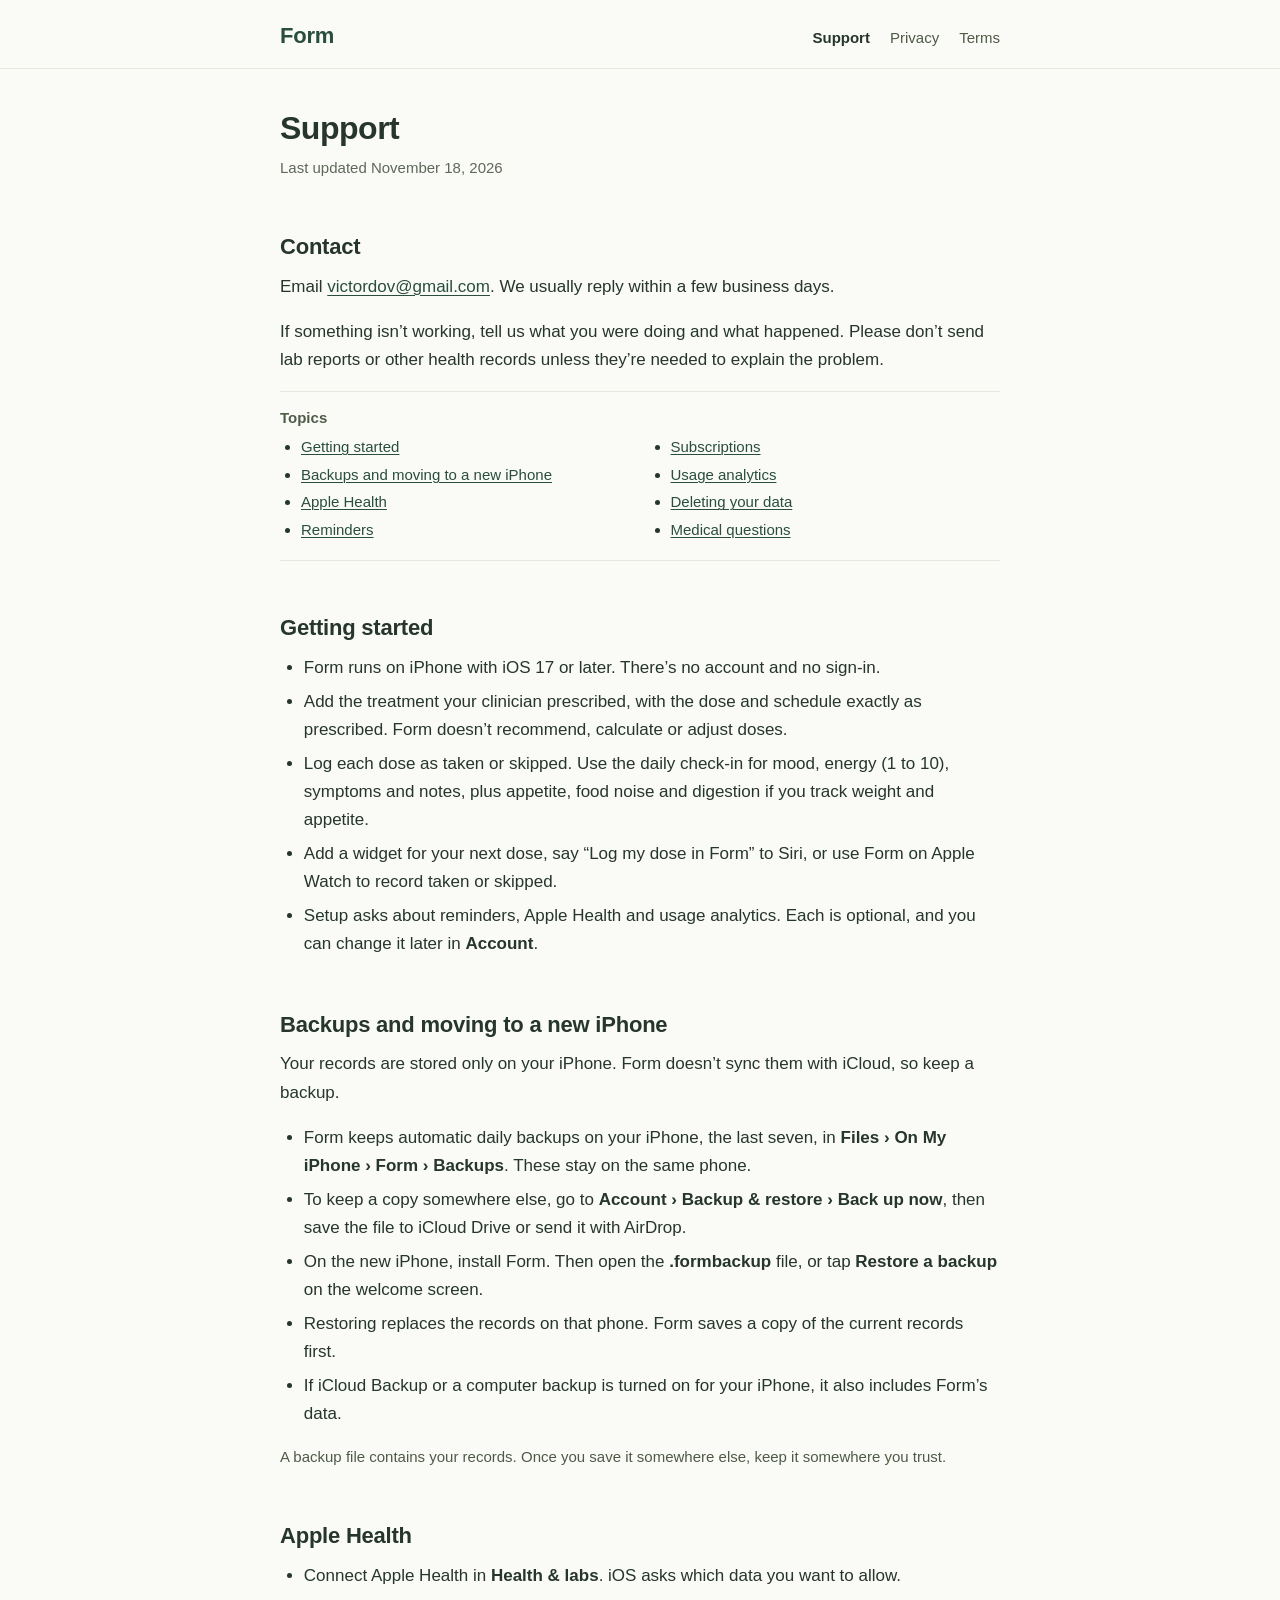
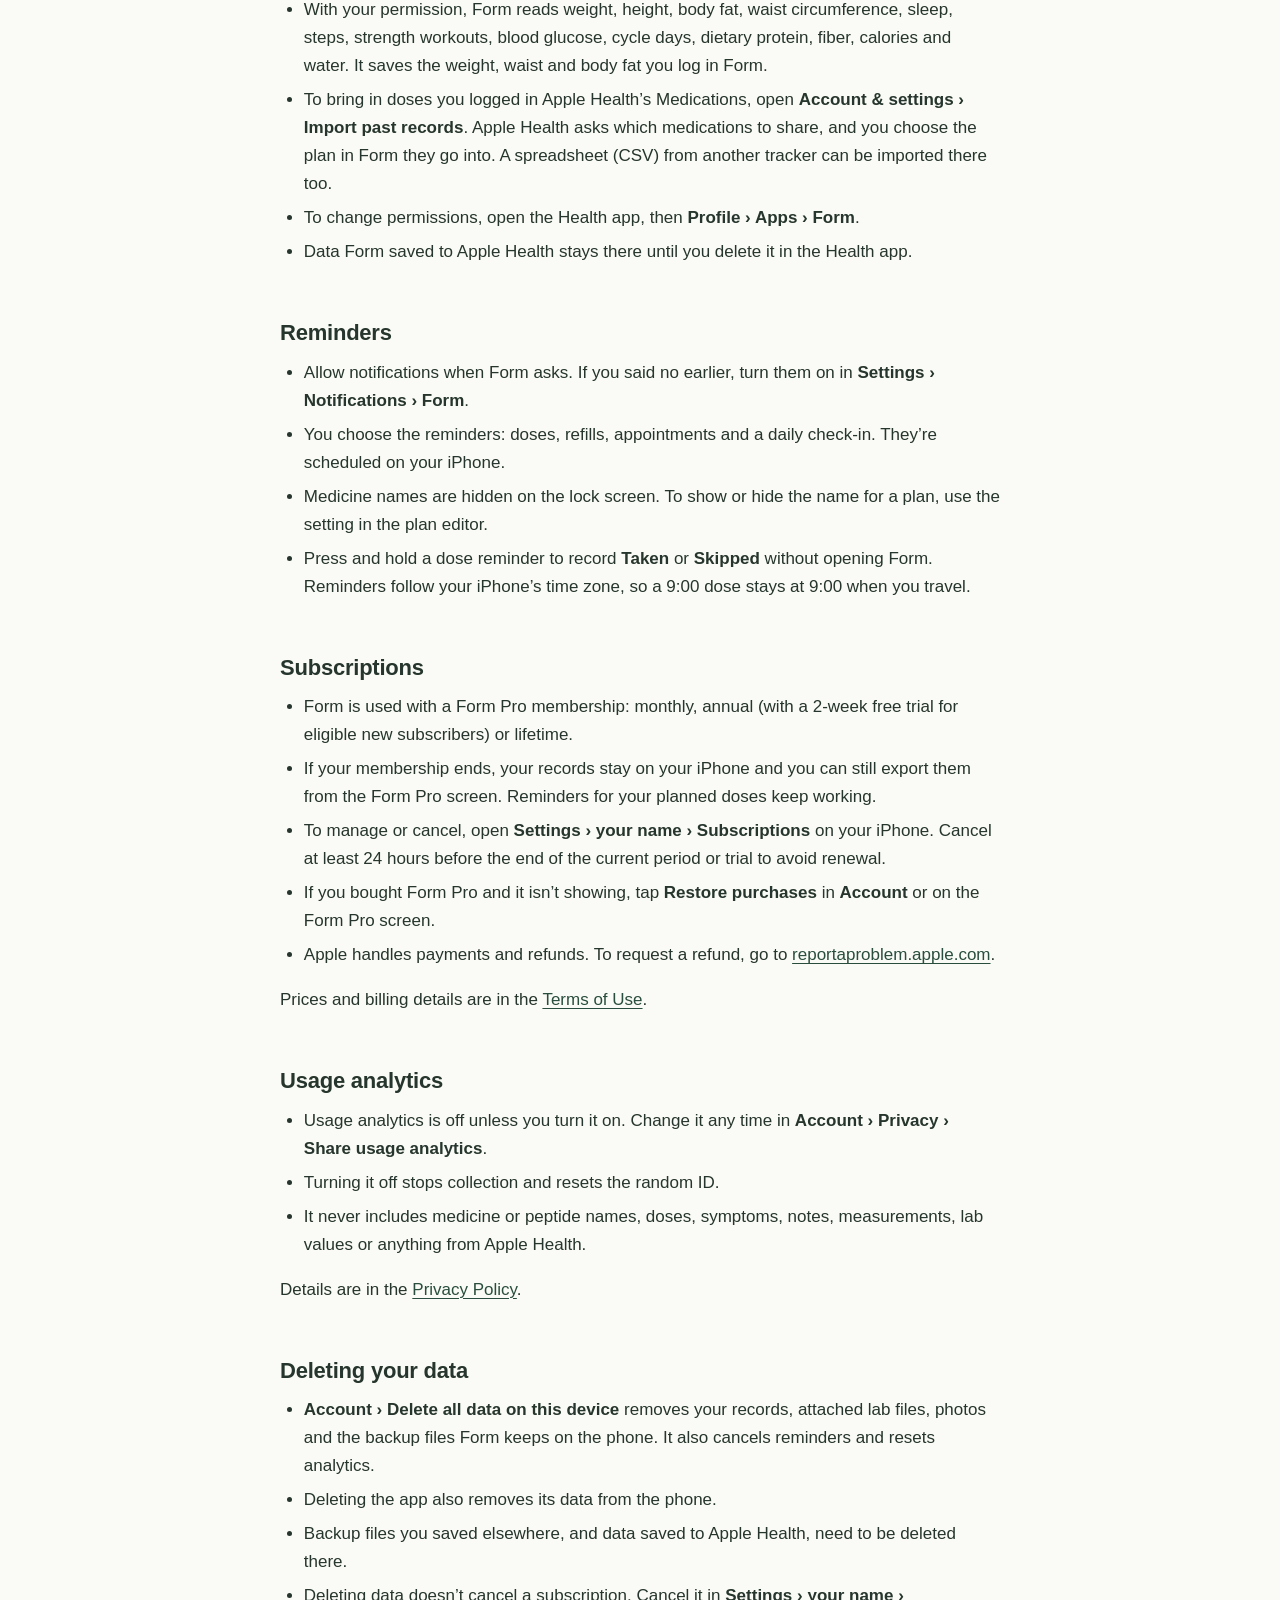
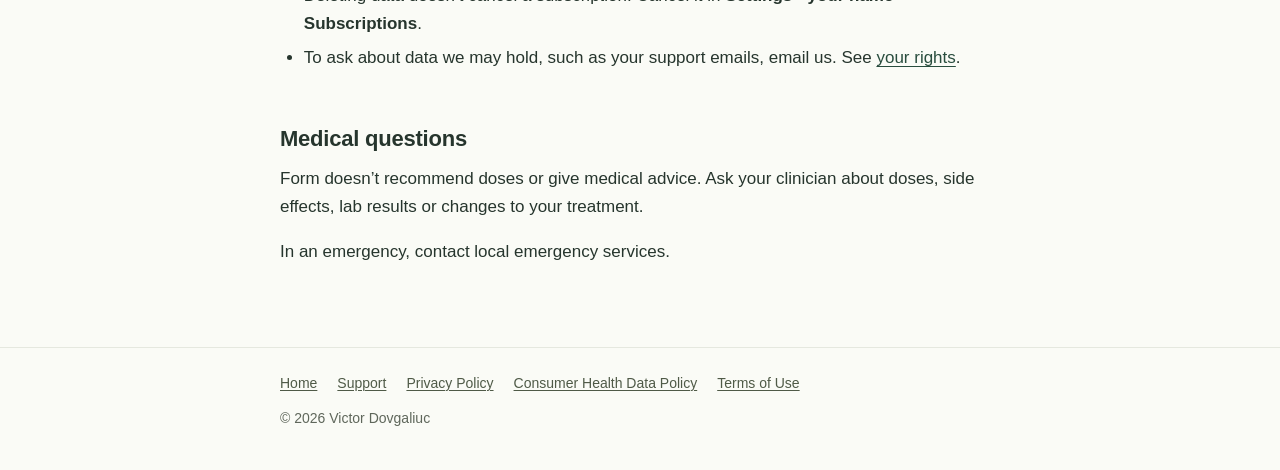
<file: support/index.html>
<!doctype html>
<html lang="en">
<head>
<meta charset="utf-8">
<meta name="viewport" content="width=device-width, initial-scale=1">
<title>Support · Form</title>
<meta name="description" content="Help with Form for iPhone: contact, backups and moving to a new iPhone, Apple Health, reminders, subscriptions, analytics and deleting your data.">
<meta name="color-scheme" content="light dark">
<link rel="icon" href="data:,">
<link rel="stylesheet" href="../style.css">
</head>
<body>
<a class="skip" href="#main">Skip to content</a>
<header class="site-header">
  <div class="wrap">
    <a class="wordmark" href="../">Form</a>
    <nav class="site-nav" aria-label="Main">
      <ul>
        <li><a href="./" aria-current="page">Support</a></li>
        <li><a href="../privacy/">Privacy</a></li>
        <li><a href="../terms/">Terms</a></li>
      </ul>
    </nav>
  </div>
</header>

<main id="main" class="wrap">
  <h1>Support</h1>
  <p class="meta">Last updated November 18, 2026</p>

  <h2 id="contact">Contact</h2>
  <p>Email <a href="mailto:victordov@gmail.com">victordov@gmail.com</a>. We usually reply within a few business days.</p>
  <p>If something isn’t working, tell us what you were doing and what happened. Please don’t send lab reports or other health records unless they’re needed to explain the problem.</p>

  <nav class="toc" aria-labelledby="topics">
    <h2 id="topics">Topics</h2>
    <ul>
      <li><a href="#getting-started">Getting started</a></li>
      <li><a href="#backups">Backups and moving to a new iPhone</a></li>
      <li><a href="#apple-health">Apple Health</a></li>
      <li><a href="#reminders">Reminders</a></li>
      <li><a href="#subscriptions">Subscriptions</a></li>
      <li><a href="#analytics">Usage analytics</a></li>
      <li><a href="#deleting">Deleting your data</a></li>
      <li><a href="#medical-questions">Medical questions</a></li>
    </ul>
  </nav>

  <h2 id="getting-started">Getting started</h2>
  <ul>
    <li>Form runs on iPhone with iOS 17 or later. There’s no account and no sign-in.</li>
    <li>Add the treatment your clinician prescribed, with the dose and schedule exactly as prescribed. Form doesn’t recommend, calculate or adjust doses.</li>
    <li>Log each dose as taken or skipped. Use the daily check-in for mood, energy (1 to 10), symptoms and notes, plus appetite, food noise and digestion if you track weight and appetite.</li>
    <li>Add a widget for your next dose, say “Log my dose in Form” to Siri, or use Form on Apple Watch to record taken or skipped.</li>
    <li>Setup asks about reminders, Apple Health and usage analytics. Each is optional, and you can change it later in <span class="ui">Account</span>.</li>
  </ul>

  <h2 id="backups">Backups and moving to a new iPhone</h2>
  <p>Your records are stored only on your iPhone. Form doesn’t sync them with iCloud, so keep a backup.</p>
  <ul>
    <li>Form keeps automatic daily backups on your iPhone, the last seven, in <span class="ui">Files › On My iPhone › Form › Backups</span>. These stay on the same phone.</li>
    <li>To keep a copy somewhere else, go to <span class="ui">Account › Backup &amp; restore › Back up now</span>, then save the file to iCloud Drive or send it with AirDrop.</li>
    <li>On the new iPhone, install Form. Then open the <span class="ui">.formbackup</span> file, or tap <span class="ui">Restore a backup</span> on the welcome screen.</li>
    <li>Restoring replaces the records on that phone. Form saves a copy of the current records first.</li>
    <li>If iCloud Backup or a computer backup is turned on for your iPhone, it also includes Form’s data.</li>
  </ul>
  <p class="note">A backup file contains your records. Once you save it somewhere else, keep it somewhere you trust.</p>

  <h2 id="apple-health">Apple Health</h2>
  <ul>
    <li>Connect Apple Health in <span class="ui">Health &amp; labs</span>. iOS asks which data you want to allow.</li>
    <li>With your permission, Form reads weight, height, body fat, waist circumference, sleep, steps, strength workouts, blood glucose, cycle days, dietary protein, fiber, calories and water. It saves the weight, waist and body fat you log in Form.</li>
    <li>To bring in doses you logged in Apple Health’s Medications, open <span class="ui">Account &amp; settings › Import past records</span>. Apple Health asks which medications to share, and you choose the plan in Form they go into. A spreadsheet (CSV) from another tracker can be imported there too.</li>
    <li>To change permissions, open the Health app, then <span class="ui">Profile › Apps › Form</span>.</li>
    <li>Data Form saved to Apple Health stays there until you delete it in the Health app.</li>
  </ul>

  <h2 id="reminders">Reminders</h2>
  <ul>
    <li>Allow notifications when Form asks. If you said no earlier, turn them on in <span class="ui">Settings › Notifications › Form</span>.</li>
    <li>You choose the reminders: doses, refills, appointments and a daily check-in. They’re scheduled on your iPhone.</li>
    <li>Medicine names are hidden on the lock screen. To show or hide the name for a plan, use the setting in the plan editor.</li>
    <li>Press and hold a dose reminder to record <span class="ui">Taken</span> or <span class="ui">Skipped</span> without opening Form. Reminders follow your iPhone’s time zone, so a 9:00 dose stays at 9:00 when you travel.</li>
  </ul>

  <h2 id="subscriptions">Subscriptions</h2>
  <ul>
    <li>Form is used with a Form Pro membership: monthly, annual (with a 2-week free trial for eligible new subscribers) or lifetime.</li>
    <li>If your membership ends, your records stay on your iPhone and you can still export them from the Form Pro screen. Reminders for your planned doses keep working.</li>
    <li>To manage or cancel, open <span class="ui">Settings › your name › Subscriptions</span> on your iPhone. Cancel at least 24 hours before the end of the current period or trial to avoid renewal.</li>
    <li>If you bought Form Pro and it isn’t showing, tap <span class="ui">Restore purchases</span> in <span class="ui">Account</span> or on the Form Pro screen.</li>
    <li>Apple handles payments and refunds. To request a refund, go to <a href="https://reportaproblem.apple.com/">reportaproblem.apple.com</a>.</li>
  </ul>
  <p>Prices and billing details are in the <a href="../terms/#subscriptions">Terms of Use</a>.</p>

  <h2 id="analytics">Usage analytics</h2>
  <ul>
    <li>Usage analytics is off unless you turn it on. Change it any time in <span class="ui">Account › Privacy › Share usage analytics</span>.</li>
    <li>Turning it off stops collection and resets the random ID.</li>
    <li>It never includes medicine or peptide names, doses, symptoms, notes, measurements, lab values or anything from Apple Health.</li>
  </ul>
  <p>Details are in the <a href="../privacy/#analytics">Privacy Policy</a>.</p>

  <h2 id="deleting">Deleting your data</h2>
  <ul>
    <li><span class="ui">Account › Delete all data on this device</span> removes your records, attached lab files, photos and the backup files Form keeps on the phone. It also cancels reminders and resets analytics.</li>
    <li>Deleting the app also removes its data from the phone.</li>
    <li>Backup files you saved elsewhere, and data saved to Apple Health, need to be deleted there.</li>
    <li>Deleting data doesn’t cancel a subscription. Cancel it in <span class="ui">Settings › your name › Subscriptions</span>.</li>
    <li>To ask about data we may hold, such as your support emails, email us. See <a href="../privacy/#your-rights">your rights</a>.</li>
  </ul>

  <h2 id="medical-questions">Medical questions</h2>
  <p>Form doesn’t recommend doses or give medical advice. Ask your clinician about doses, side effects, lab results or changes to your treatment.</p>
  <p>In an emergency, contact local emergency services.</p>
</main>

<footer class="site-footer">
  <div class="wrap">
    <nav aria-label="Footer">
      <ul>
        <li><a href="../">Home</a></li>
        <li><a href="./">Support</a></li>
        <li><a href="../privacy/">Privacy Policy</a></li>
        <li><a href="../health-data/">Consumer Health Data Policy</a></li>
        <li><a href="../terms/">Terms of Use</a></li>
      </ul>
    </nav>
    <p>© 2026 Victor Dovgaliuc</p>
  </div>
</footer>
</body>
</html>
</file>
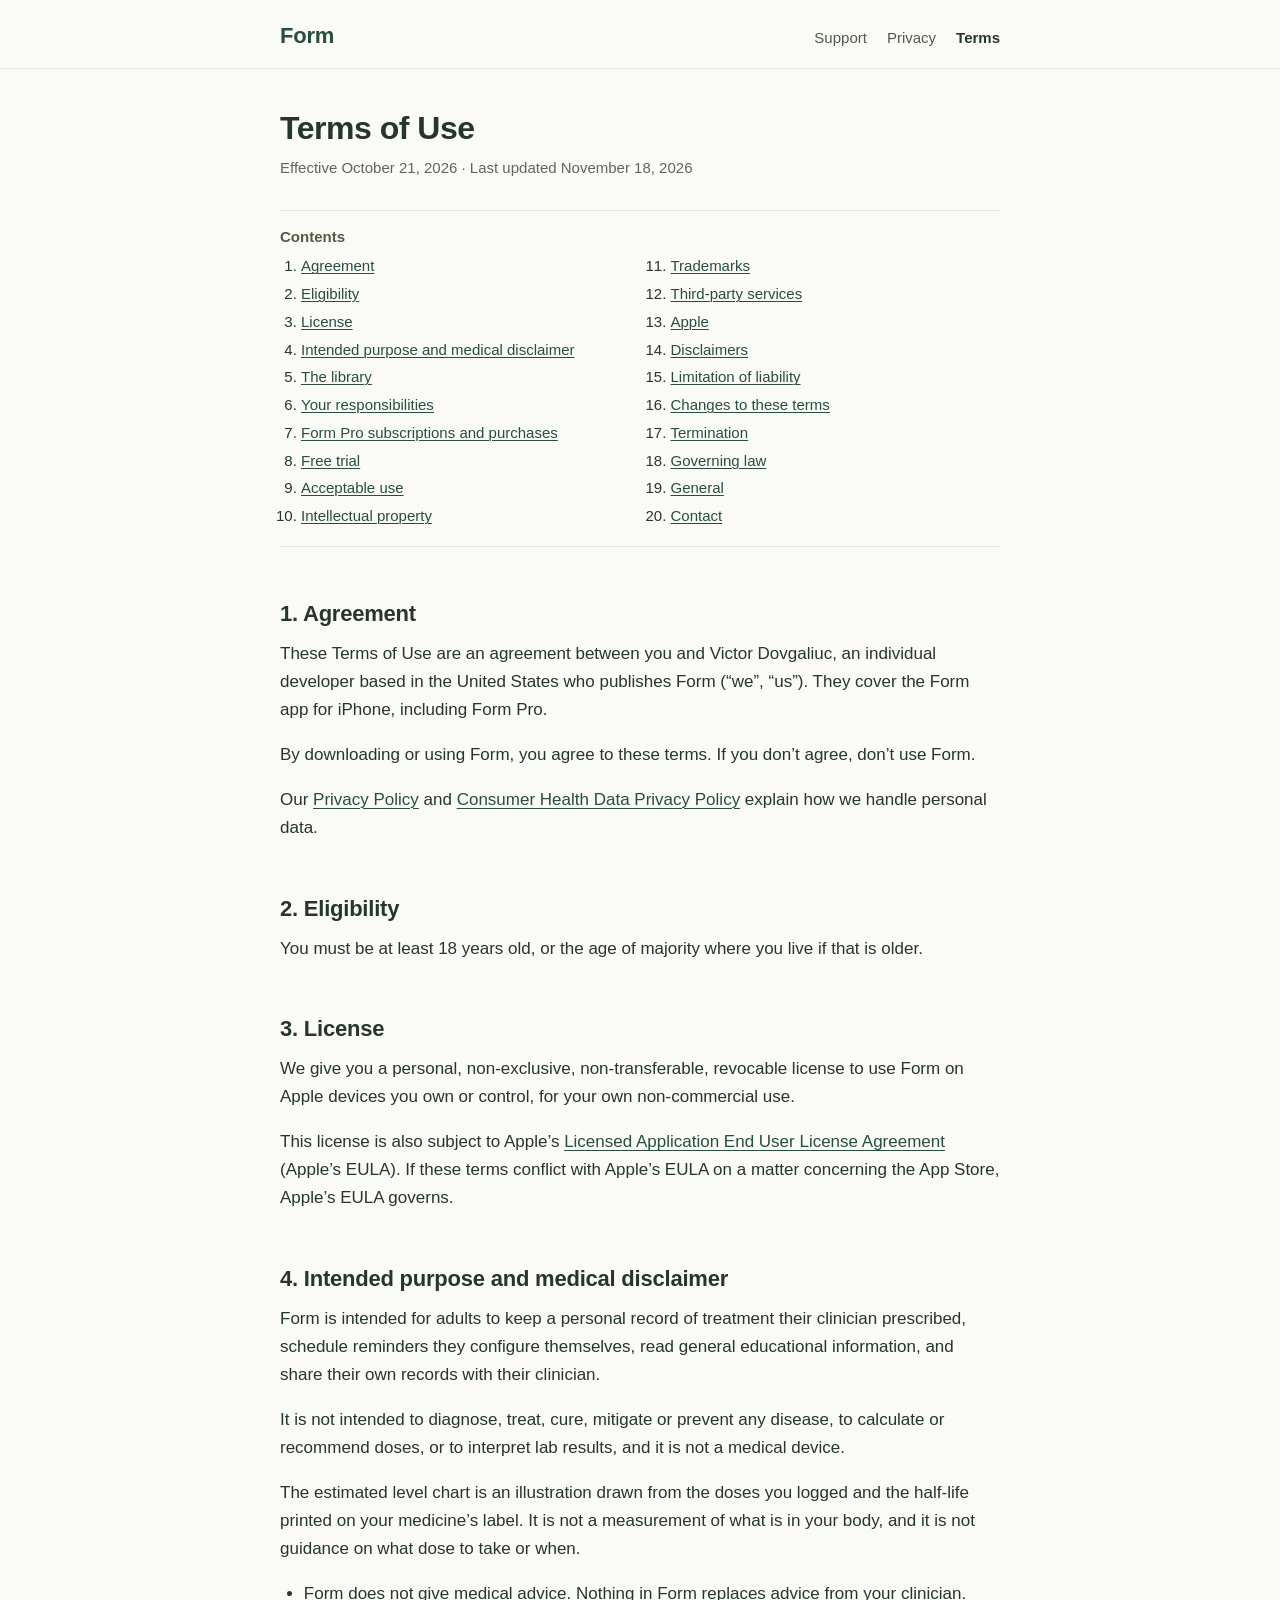
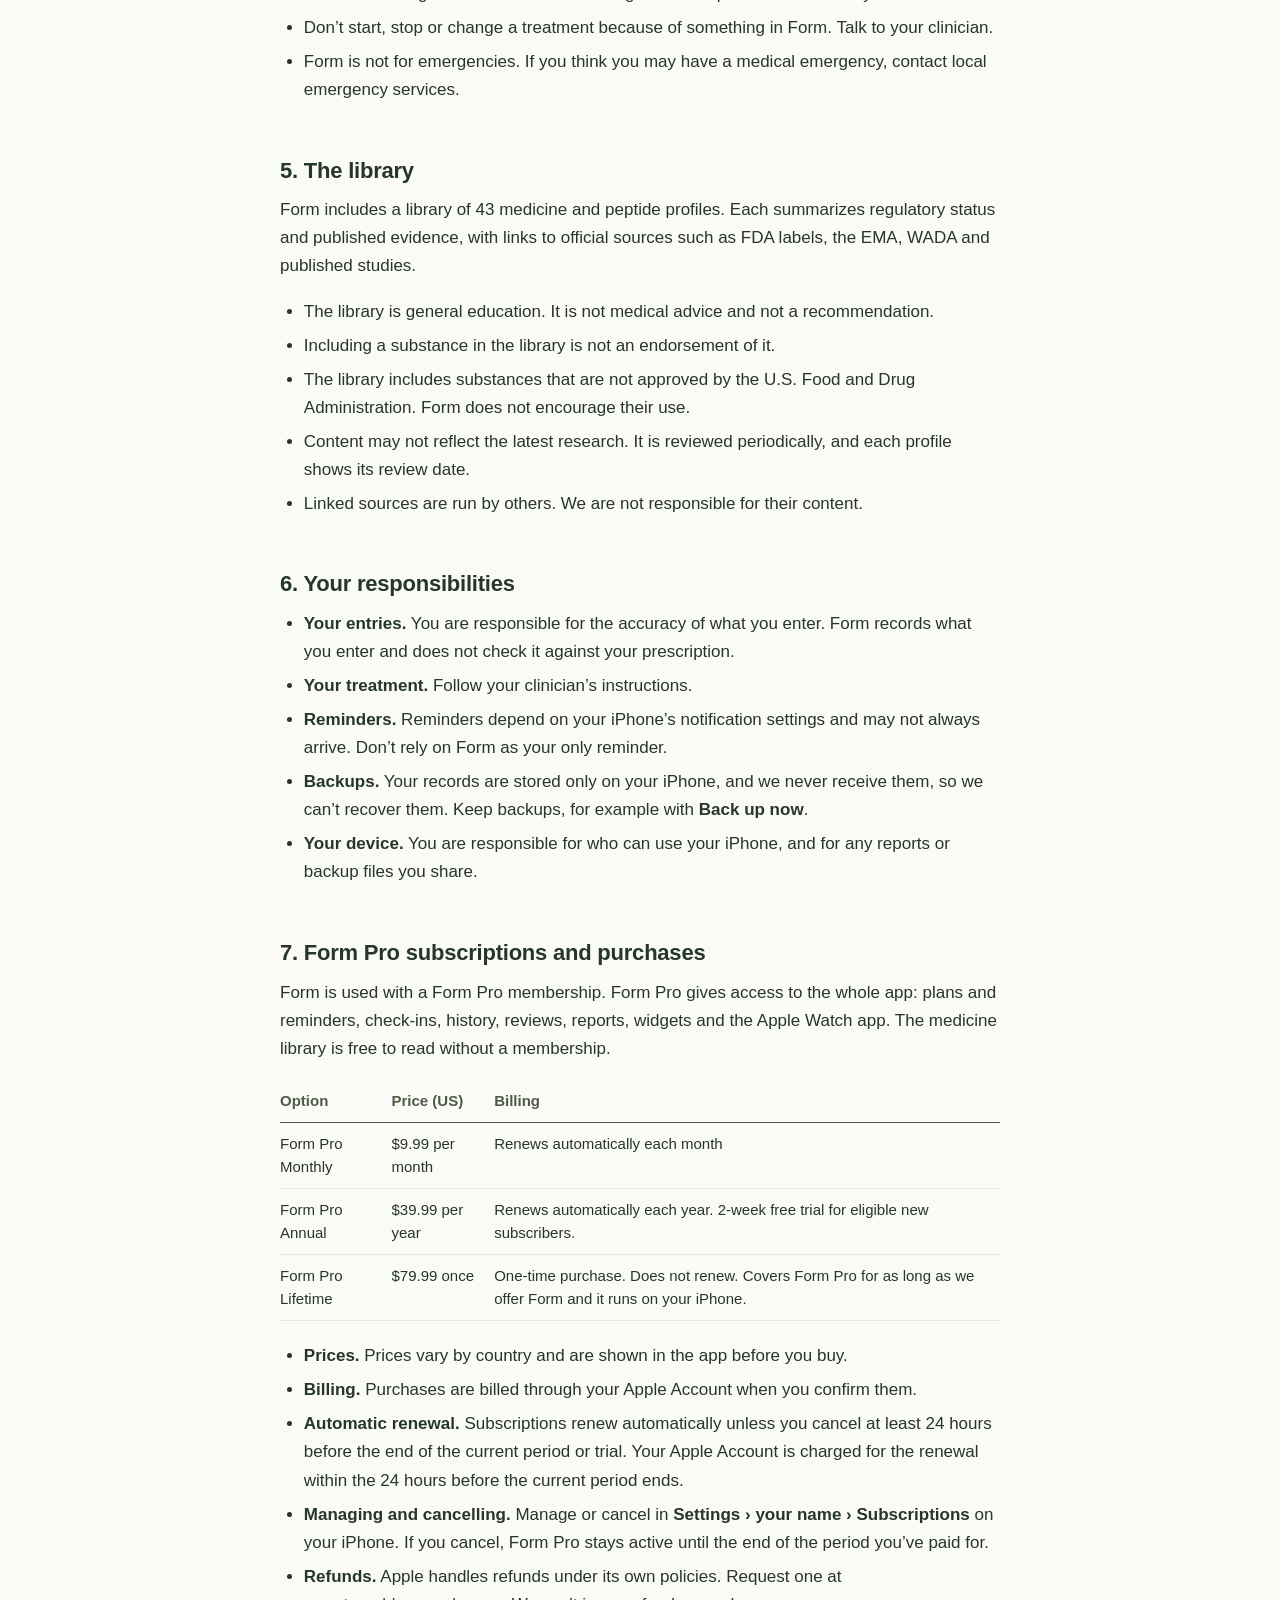
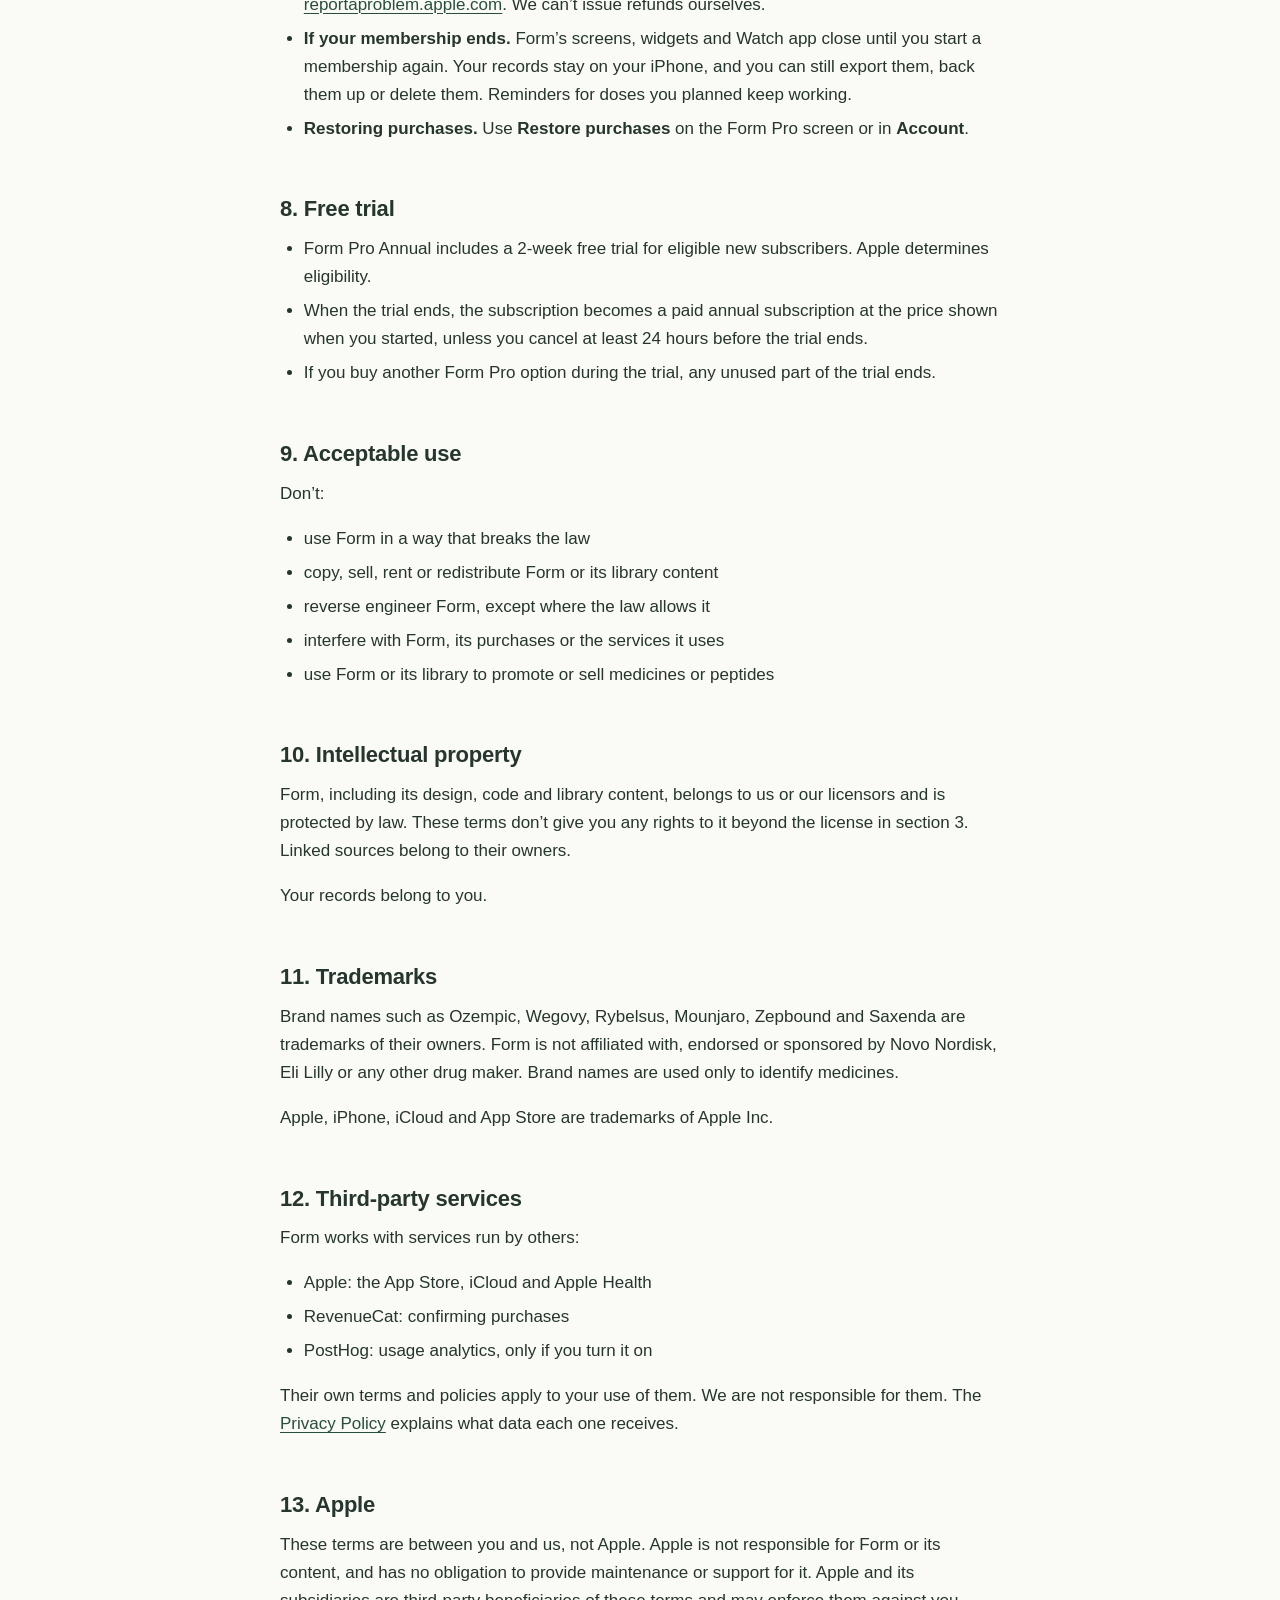
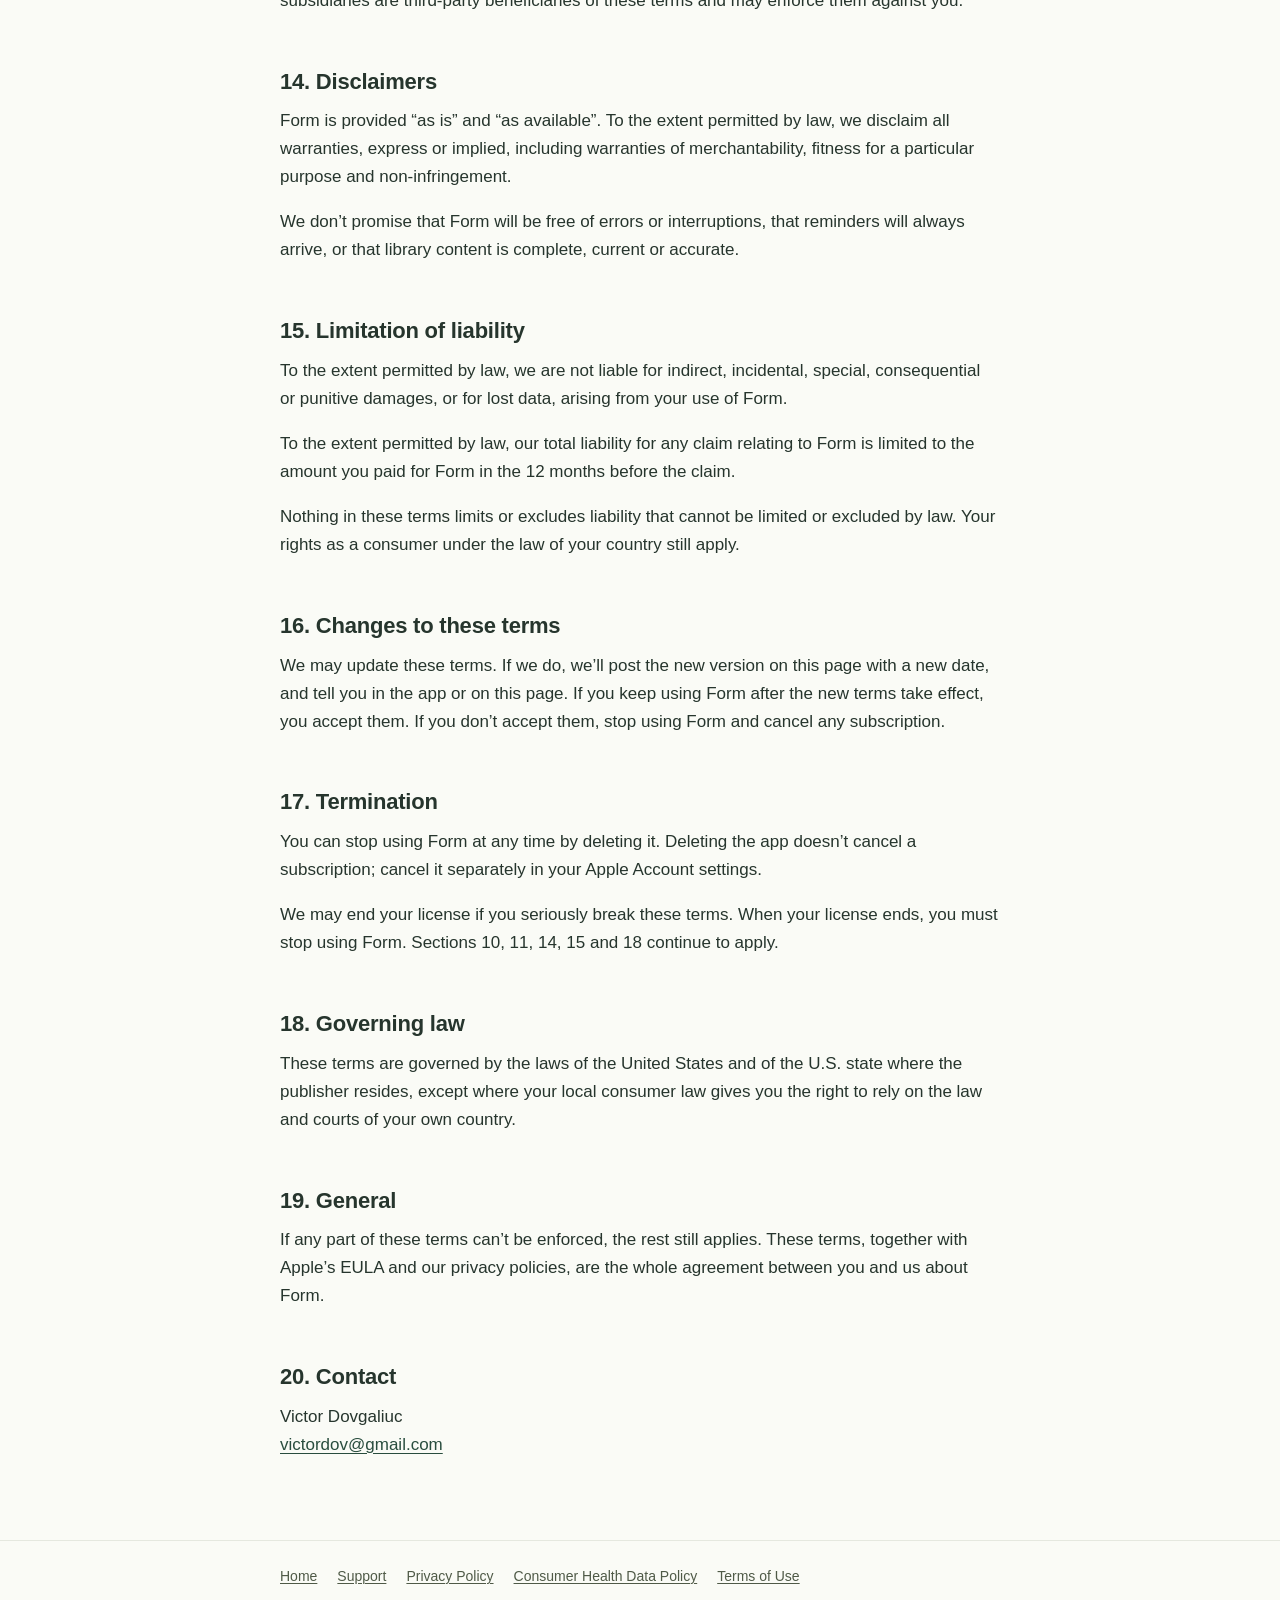
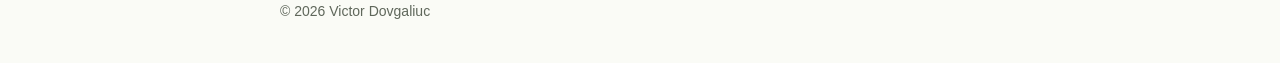
<file: terms/index.html>
<!doctype html>
<html lang="en">
<head>
<meta charset="utf-8">
<meta name="viewport" content="width=device-width, initial-scale=1">
<title>Terms of Use · Form</title>
<meta name="description" content="Terms of Use for Form for iPhone, including intended purpose, the educational library, Form Pro subscriptions, free trial, disclaimers and governing law.">
<meta name="color-scheme" content="light dark">
<link rel="icon" href="data:,">
<link rel="stylesheet" href="../style.css">
</head>
<body>
<a class="skip" href="#main">Skip to content</a>
<header class="site-header">
  <div class="wrap">
    <a class="wordmark" href="../">Form</a>
    <nav class="site-nav" aria-label="Main">
      <ul>
        <li><a href="../support/">Support</a></li>
        <li><a href="../privacy/">Privacy</a></li>
        <li><a href="./" aria-current="page">Terms</a></li>
      </ul>
    </nav>
  </div>
</header>

<main id="main" class="wrap">
  <h1>Terms of Use</h1>
  <p class="meta">Effective October 21, 2026 · Last updated November 18, 2026</p>

  <nav class="toc" aria-labelledby="contents">
    <h2 id="contents">Contents</h2>
    <ol>
      <li><a href="#agreement">Agreement</a></li>
      <li><a href="#eligibility">Eligibility</a></li>
      <li><a href="#license">License</a></li>
      <li><a href="#intended-purpose">Intended purpose and medical disclaimer</a></li>
      <li><a href="#library">The library</a></li>
      <li><a href="#your-responsibilities">Your responsibilities</a></li>
      <li><a href="#subscriptions">Form Pro subscriptions and purchases</a></li>
      <li><a href="#free-trial">Free trial</a></li>
      <li><a href="#acceptable-use">Acceptable use</a></li>
      <li><a href="#intellectual-property">Intellectual property</a></li>
      <li><a href="#trademarks">Trademarks</a></li>
      <li><a href="#third-party-services">Third-party services</a></li>
      <li><a href="#apple">Apple</a></li>
      <li><a href="#disclaimers">Disclaimers</a></li>
      <li><a href="#liability">Limitation of liability</a></li>
      <li><a href="#changes">Changes to these terms</a></li>
      <li><a href="#termination">Termination</a></li>
      <li><a href="#governing-law">Governing law</a></li>
      <li><a href="#general">General</a></li>
      <li><a href="#contact">Contact</a></li>
    </ol>
  </nav>

  <h2 id="agreement">1. Agreement</h2>
  <p>These Terms of Use are an agreement between you and Victor Dovgaliuc, an individual developer based in the United States who publishes Form (“we”, “us”). They cover the Form app for iPhone, including Form Pro.</p>
  <p>By downloading or using Form, you agree to these terms. If you don’t agree, don’t use Form.</p>
  <p>Our <a href="../privacy/">Privacy Policy</a> and <a href="../health-data/">Consumer Health Data Privacy Policy</a> explain how we handle personal data.</p>

  <h2 id="eligibility">2. Eligibility</h2>
  <p>You must be at least 18 years old, or the age of majority where you live if that is older.</p>

  <h2 id="license">3. License</h2>
  <p>We give you a personal, non-exclusive, non-transferable, revocable license to use Form on Apple devices you own or control, for your own non-commercial use.</p>
  <p>This license is also subject to Apple’s <a href="https://www.apple.com/legal/internet-services/itunes/dev/stdeula/">Licensed Application End User License Agreement</a> (Apple’s EULA). If these terms conflict with Apple’s EULA on a matter concerning the App Store, Apple’s EULA governs.</p>

  <h2 id="intended-purpose">4. Intended purpose and medical disclaimer</h2>
  <p>Form is intended for adults to keep a personal record of treatment their clinician prescribed, schedule reminders they configure themselves, read general educational information, and share their own records with their clinician.</p>
  <p>It is not intended to diagnose, treat, cure, mitigate or prevent any disease, to calculate or recommend doses, or to interpret lab results, and it is not a medical device.</p>
  <p>The estimated level chart is an illustration drawn from the doses you logged and the half-life printed on your medicine’s label. It is not a measurement of what is in your body, and it is not guidance on what dose to take or when.</p>
  <ul>
    <li>Form does not give medical advice. Nothing in Form replaces advice from your clinician.</li>
    <li>Don’t start, stop or change a treatment because of something in Form. Talk to your clinician.</li>
    <li>Form is not for emergencies. If you think you may have a medical emergency, contact local emergency services.</li>
  </ul>

  <h2 id="library">5. The library</h2>
  <p>Form includes a library of 43 medicine and peptide profiles. Each summarizes regulatory status and published evidence, with links to official sources such as FDA labels, the EMA, WADA and published studies.</p>
  <ul>
    <li>The library is general education. It is not medical advice and not a recommendation.</li>
    <li>Including a substance in the library is not an endorsement of it.</li>
    <li>The library includes substances that are not approved by the U.S. Food and Drug Administration. Form does not encourage their use.</li>
    <li>Content may not reflect the latest research. It is reviewed periodically, and each profile shows its review date.</li>
    <li>Linked sources are run by others. We are not responsible for their content.</li>
  </ul>

  <h2 id="your-responsibilities">6. Your responsibilities</h2>
  <ul>
    <li><strong>Your entries.</strong> You are responsible for the accuracy of what you enter. Form records what you enter and does not check it against your prescription.</li>
    <li><strong>Your treatment.</strong> Follow your clinician’s instructions.</li>
    <li><strong>Reminders.</strong> Reminders depend on your iPhone’s notification settings and may not always arrive. Don’t rely on Form as your only reminder.</li>
    <li><strong>Backups.</strong> Your records are stored only on your iPhone, and we never receive them, so we can’t recover them. Keep backups, for example with <span class="ui">Back up now</span>.</li>
    <li><strong>Your device.</strong> You are responsible for who can use your iPhone, and for any reports or backup files you share.</li>
  </ul>

  <h2 id="subscriptions">7. Form Pro subscriptions and purchases</h2>
  <p>Form is used with a Form Pro membership. Form Pro gives access to the whole app: plans and reminders, check-ins, history, reviews, reports, widgets and the Apple Watch app. The medicine library is free to read without a membership.</p>
  <div class="table-wrap">
    <table>
      <thead>
        <tr>
          <th scope="col">Option</th>
          <th scope="col">Price (US)</th>
          <th scope="col">Billing</th>
        </tr>
      </thead>
      <tbody>
        <tr>
          <td>Form Pro Monthly</td>
          <td>$9.99 per month</td>
          <td>Renews automatically each month</td>
        </tr>
        <tr>
          <td>Form Pro Annual</td>
          <td>$39.99 per year</td>
          <td>Renews automatically each year. 2-week free trial for eligible new subscribers.</td>
        </tr>
        <tr>
          <td>Form Pro Lifetime</td>
          <td>$79.99 once</td>
          <td>One-time purchase. Does not renew. Covers Form Pro for as long as we offer Form and it runs on your iPhone.</td>
        </tr>
      </tbody>
    </table>
  </div>
  <ul>
    <li><strong>Prices.</strong> Prices vary by country and are shown in the app before you buy.</li>
    <li><strong>Billing.</strong> Purchases are billed through your Apple Account when you confirm them.</li>
    <li><strong>Automatic renewal.</strong> Subscriptions renew automatically unless you cancel at least 24 hours before the end of the current period or trial. Your Apple Account is charged for the renewal within the 24 hours before the current period ends.</li>
    <li><strong>Managing and cancelling.</strong> Manage or cancel in <span class="ui">Settings › your name › Subscriptions</span> on your iPhone. If you cancel, Form Pro stays active until the end of the period you’ve paid for.</li>
    <li><strong>Refunds.</strong> Apple handles refunds under its own policies. Request one at <a href="https://reportaproblem.apple.com/">reportaproblem.apple.com</a>. We can’t issue refunds ourselves.</li>
    <li><strong>If your membership ends.</strong> Form’s screens, widgets and Watch app close until you start a membership again. Your records stay on your iPhone, and you can still export them, back them up or delete them. Reminders for doses you planned keep working.</li>
    <li><strong>Restoring purchases.</strong> Use <span class="ui">Restore purchases</span> on the Form Pro screen or in <span class="ui">Account</span>.</li>
  </ul>

  <h2 id="free-trial">8. Free trial</h2>
  <ul>
    <li>Form Pro Annual includes a 2-week free trial for eligible new subscribers. Apple determines eligibility.</li>
    <li>When the trial ends, the subscription becomes a paid annual subscription at the price shown when you started, unless you cancel at least 24 hours before the trial ends.</li>
    <li>If you buy another Form Pro option during the trial, any unused part of the trial ends.</li>
  </ul>

  <h2 id="acceptable-use">9. Acceptable use</h2>
  <p>Don’t:</p>
  <ul>
    <li>use Form in a way that breaks the law</li>
    <li>copy, sell, rent or redistribute Form or its library content</li>
    <li>reverse engineer Form, except where the law allows it</li>
    <li>interfere with Form, its purchases or the services it uses</li>
    <li>use Form or its library to promote or sell medicines or peptides</li>
  </ul>

  <h2 id="intellectual-property">10. Intellectual property</h2>
  <p>Form, including its design, code and library content, belongs to us or our licensors and is protected by law. These terms don’t give you any rights to it beyond the license in section 3. Linked sources belong to their owners.</p>
  <p>Your records belong to you.</p>

  <h2 id="trademarks">11. Trademarks</h2>
  <p>Brand names such as Ozempic, Wegovy, Rybelsus, Mounjaro, Zepbound and Saxenda are trademarks of their owners. Form is not affiliated with, endorsed or sponsored by Novo Nordisk, Eli Lilly or any other drug maker. Brand names are used only to identify medicines.</p>
  <p>Apple, iPhone, iCloud and App Store are trademarks of Apple Inc.</p>

  <h2 id="third-party-services">12. Third-party services</h2>
  <p>Form works with services run by others:</p>
  <ul>
    <li>Apple: the App Store, iCloud and Apple Health</li>
    <li>RevenueCat: confirming purchases</li>
    <li>PostHog: usage analytics, only if you turn it on</li>
  </ul>
  <p>Their own terms and policies apply to your use of them. We are not responsible for them. The <a href="../privacy/">Privacy Policy</a> explains what data each one receives.</p>

  <h2 id="apple">13. Apple</h2>
  <p>These terms are between you and us, not Apple. Apple is not responsible for Form or its content, and has no obligation to provide maintenance or support for it. Apple and its subsidiaries are third-party beneficiaries of these terms and may enforce them against you.</p>

  <h2 id="disclaimers">14. Disclaimers</h2>
  <p>Form is provided “as is” and “as available”. To the extent permitted by law, we disclaim all warranties, express or implied, including warranties of merchantability, fitness for a particular purpose and non-infringement.</p>
  <p>We don’t promise that Form will be free of errors or interruptions, that reminders will always arrive, or that library content is complete, current or accurate.</p>

  <h2 id="liability">15. Limitation of liability</h2>
  <p>To the extent permitted by law, we are not liable for indirect, incidental, special, consequential or punitive damages, or for lost data, arising from your use of Form.</p>
  <p>To the extent permitted by law, our total liability for any claim relating to Form is limited to the amount you paid for Form in the 12 months before the claim.</p>
  <p>Nothing in these terms limits or excludes liability that cannot be limited or excluded by law. Your rights as a consumer under the law of your country still apply.</p>

  <h2 id="changes">16. Changes to these terms</h2>
  <p>We may update these terms. If we do, we’ll post the new version on this page with a new date, and tell you in the app or on this page. If you keep using Form after the new terms take effect, you accept them. If you don’t accept them, stop using Form and cancel any subscription.</p>

  <h2 id="termination">17. Termination</h2>
  <p>You can stop using Form at any time by deleting it. Deleting the app doesn’t cancel a subscription; cancel it separately in your Apple Account settings.</p>
  <p>We may end your license if you seriously break these terms. When your license ends, you must stop using Form. Sections 10, 11, 14, 15 and 18 continue to apply.</p>

  <h2 id="governing-law">18. Governing law</h2>
  <p>These terms are governed by the laws of the United States and of the U.S. state where the publisher resides, except where your local consumer law gives you the right to rely on the law and courts of your own country.</p>

  <h2 id="general">19. General</h2>
  <p>If any part of these terms can’t be enforced, the rest still applies. These terms, together with Apple’s EULA and our privacy policies, are the whole agreement between you and us about Form.</p>

  <h2 id="contact">20. Contact</h2>
  <p>Victor Dovgaliuc<br><a href="mailto:victordov@gmail.com">victordov@gmail.com</a></p>
</main>

<footer class="site-footer">
  <div class="wrap">
    <nav aria-label="Footer">
      <ul>
        <li><a href="../">Home</a></li>
        <li><a href="../support/">Support</a></li>
        <li><a href="../privacy/">Privacy Policy</a></li>
        <li><a href="../health-data/">Consumer Health Data Policy</a></li>
        <li><a href="./">Terms of Use</a></li>
      </ul>
    </nav>
    <p>© 2026 Victor Dovgaliuc</p>
  </div>
</footer>
</body>
</html>
</file>
<file: style.css>
/* Form website. Plain CSS, no build step. */

:root {
  color-scheme: light dark;

  /* Brand tokens */
  --ink: #26352D;
  --text2: #4F5A47;
  --muted: #5F675B;
  --forest: #294D3E;
  --lime: #D9EE94;
  --paper: #FAFBF6;
  --line: #E5E8DF;

  /* Roles */
  --bg: var(--paper);
  --text: var(--ink);
  --surface: #F2F5EB;
  --link: var(--forest);
  --wordmark: var(--forest);
  --accent: var(--lime);
  --focus: var(--forest);

  --measure: 720px;
  --gutter: 20px;
}

@media (prefers-color-scheme: dark) {
  :root {
    --bg: #141A16;
    --text: #E7ECE3;
    --text2: #C5CDBF;
    --muted: #A3AC9E;
    --line: #2B352E;
    --surface: #1B231E;
    --link: #B7D06B;
    --wordmark: #B7D06B;
    --accent: #8DA352;
    --focus: #B7D06B;
  }
}

*,
*::before,
*::after {
  box-sizing: border-box;
}

html {
  -webkit-text-size-adjust: 100%;
  text-size-adjust: 100%;
}

body {
  margin: 0;
  background: var(--bg);
  color: var(--text);
  font-family: -apple-system, BlinkMacSystemFont, "Segoe UI", sans-serif;
  font-size: 1.0625rem;
  line-height: 1.65;
  overflow-wrap: break-word;
}

.wrap {
  max-width: calc(var(--measure) + 2 * var(--gutter));
  margin: 0 auto;
  padding-left: var(--gutter);
  padding-right: var(--gutter);
}

@media (max-width: 480px) {
  :root {
    --gutter: 16px;
  }
}

/* Skip link */

.skip {
  position: absolute;
  left: 8px;
  top: -48px;
  padding: 8px 12px;
  background: var(--bg);
  color: var(--link);
  border: 1px solid var(--line);
  border-radius: 4px;
  z-index: 10;
}

.skip:focus {
  top: 8px;
}

/* Header */

.site-header {
  border-bottom: 1px solid var(--line);
}

.site-header .wrap {
  display: flex;
  flex-wrap: wrap;
  align-items: baseline;
  justify-content: space-between;
  gap: 4px 24px;
  padding-top: 18px;
  padding-bottom: 14px;
}

.wordmark {
  font-size: 1.375rem;
  font-weight: 700;
  letter-spacing: -0.01em;
  color: var(--wordmark);
  text-decoration: none;
}

.site-nav ul {
  list-style: none;
  margin: 0;
  padding: 0;
  display: flex;
  flex-wrap: wrap;
  gap: 4px 20px;
}

.site-nav li + li {
  margin-top: 0;
}

.site-nav a {
  color: var(--text2);
  text-decoration: none;
  font-size: 0.9375rem;
}

.site-nav a:hover {
  color: var(--link);
  text-decoration: underline;
}

.site-nav a[aria-current="page"] {
  color: var(--text);
  font-weight: 600;
}

/* Content */

main {
  padding-top: 40px;
  padding-bottom: 64px;
}

h1,
h2,
h3 {
  color: var(--text);
  text-wrap: balance;
}

h1 {
  font-size: 2rem;
  line-height: 1.2;
  letter-spacing: -0.015em;
  margin: 0 0 8px;
}

h2 {
  font-size: 1.375rem;
  line-height: 1.3;
  letter-spacing: -0.01em;
  margin: 2.4em 0 0.5em;
  scroll-margin-top: 16px;
}

h3 {
  font-size: 1.0625rem;
  line-height: 1.4;
  margin: 1.8em 0 0.4em;
  scroll-margin-top: 16px;
}

p,
ul,
ol,
dl {
  margin: 0 0 1em;
}

ul,
ol {
  padding-left: 1.4em;
}

li + li {
  margin-top: 0.35em;
}

a {
  color: var(--link);
  text-decoration-thickness: 1px;
  text-underline-offset: 0.16em;
}

a:hover {
  text-decoration-thickness: 2px;
}

a:focus-visible {
  outline: 2px solid var(--focus);
  outline-offset: 2px;
  border-radius: 2px;
}

strong,
.ui {
  font-weight: 600;
}

.lede {
  font-size: 1.1875rem;
  line-height: 1.55;
  margin-bottom: 0.75em;
}

.meta {
  color: var(--muted);
  font-size: 0.9375rem;
  margin: 0 0 2em;
}

.note {
  color: var(--text2);
  font-size: 0.9375rem;
}

.fine {
  color: var(--muted);
  font-size: 0.875rem;
  margin-top: 2.5em;
}

/* Summary box (privacy) */

.summary {
  background: var(--surface);
  border-left: 4px solid var(--accent);
  border-radius: 0 4px 4px 0;
  padding: 16px 20px 4px;
  margin: 0 0 2em;
}

.summary h2 {
  font-size: 1.125rem;
  margin: 0 0 0.5em;
}

/* Table of contents */

.toc {
  border-top: 1px solid var(--line);
  border-bottom: 1px solid var(--line);
  padding: 16px 0 6px;
  margin: 0 0 1em;
}

.toc h2 {
  font-size: 0.9375rem;
  color: var(--text2);
  letter-spacing: 0;
  margin: 0 0 0.5em;
}

.toc ol,
.toc ul {
  font-size: 0.9375rem;
  margin: 0 0 10px;
}

.toc li + li {
  margin-top: 0.2em;
}

@media (min-width: 640px) {
  .toc ol,
  .toc ul {
    columns: 2;
    column-gap: 40px;
  }

  .toc li {
    break-inside: avoid;
  }
}

/* Definition lists */

dl.facts dt {
  font-weight: 600;
}

dl.facts dd {
  margin: 0 0 0.9em;
}

/* Tables */

.table-wrap {
  overflow-x: auto;
  margin: 0 0 1.25em;
}

table {
  border-collapse: collapse;
  width: 100%;
  font-size: 0.9375rem;
  line-height: 1.5;
}

th,
td {
  text-align: left;
  vertical-align: top;
  padding: 10px 16px 10px 0;
  border-bottom: 1px solid var(--line);
}

th:last-child,
td:last-child {
  padding-right: 0;
}

thead th {
  font-weight: 600;
  color: var(--text2);
  border-bottom-color: var(--text2);
}

/* Footer */

.site-footer {
  border-top: 1px solid var(--line);
  color: var(--muted);
  font-size: 0.875rem;
}

.site-footer .wrap {
  padding-top: 24px;
  padding-bottom: 40px;
}

.site-footer ul {
  list-style: none;
  margin: 0 0 12px;
  padding: 0;
  display: flex;
  flex-wrap: wrap;
  gap: 6px 20px;
}

.site-footer li + li {
  margin-top: 0;
}

.site-footer a {
  color: var(--text2);
}

.site-footer p {
  margin: 0;
}

/* Print */

@media print {
  .skip,
  .site-nav,
  .site-footer nav {
    display: none;
  }

  body {
    background: #fff;
    color: #000;
    font-size: 11pt;
  }

  a {
    color: inherit;
  }

  .summary {
    border: 1px solid #999;
  }
}

/* Screenshots on the home page: three across, scrolling sideways on a narrow screen. */
.shots {
  display: flex;
  gap: 12px;
  margin: 1.5rem 0 0.5rem;
  overflow-x: auto;
}
.shots img {
  flex: 0 0 auto;
  width: min(31%, 220px);
  min-width: 150px;
  height: auto;
  border-radius: 14px;
}
</file>
